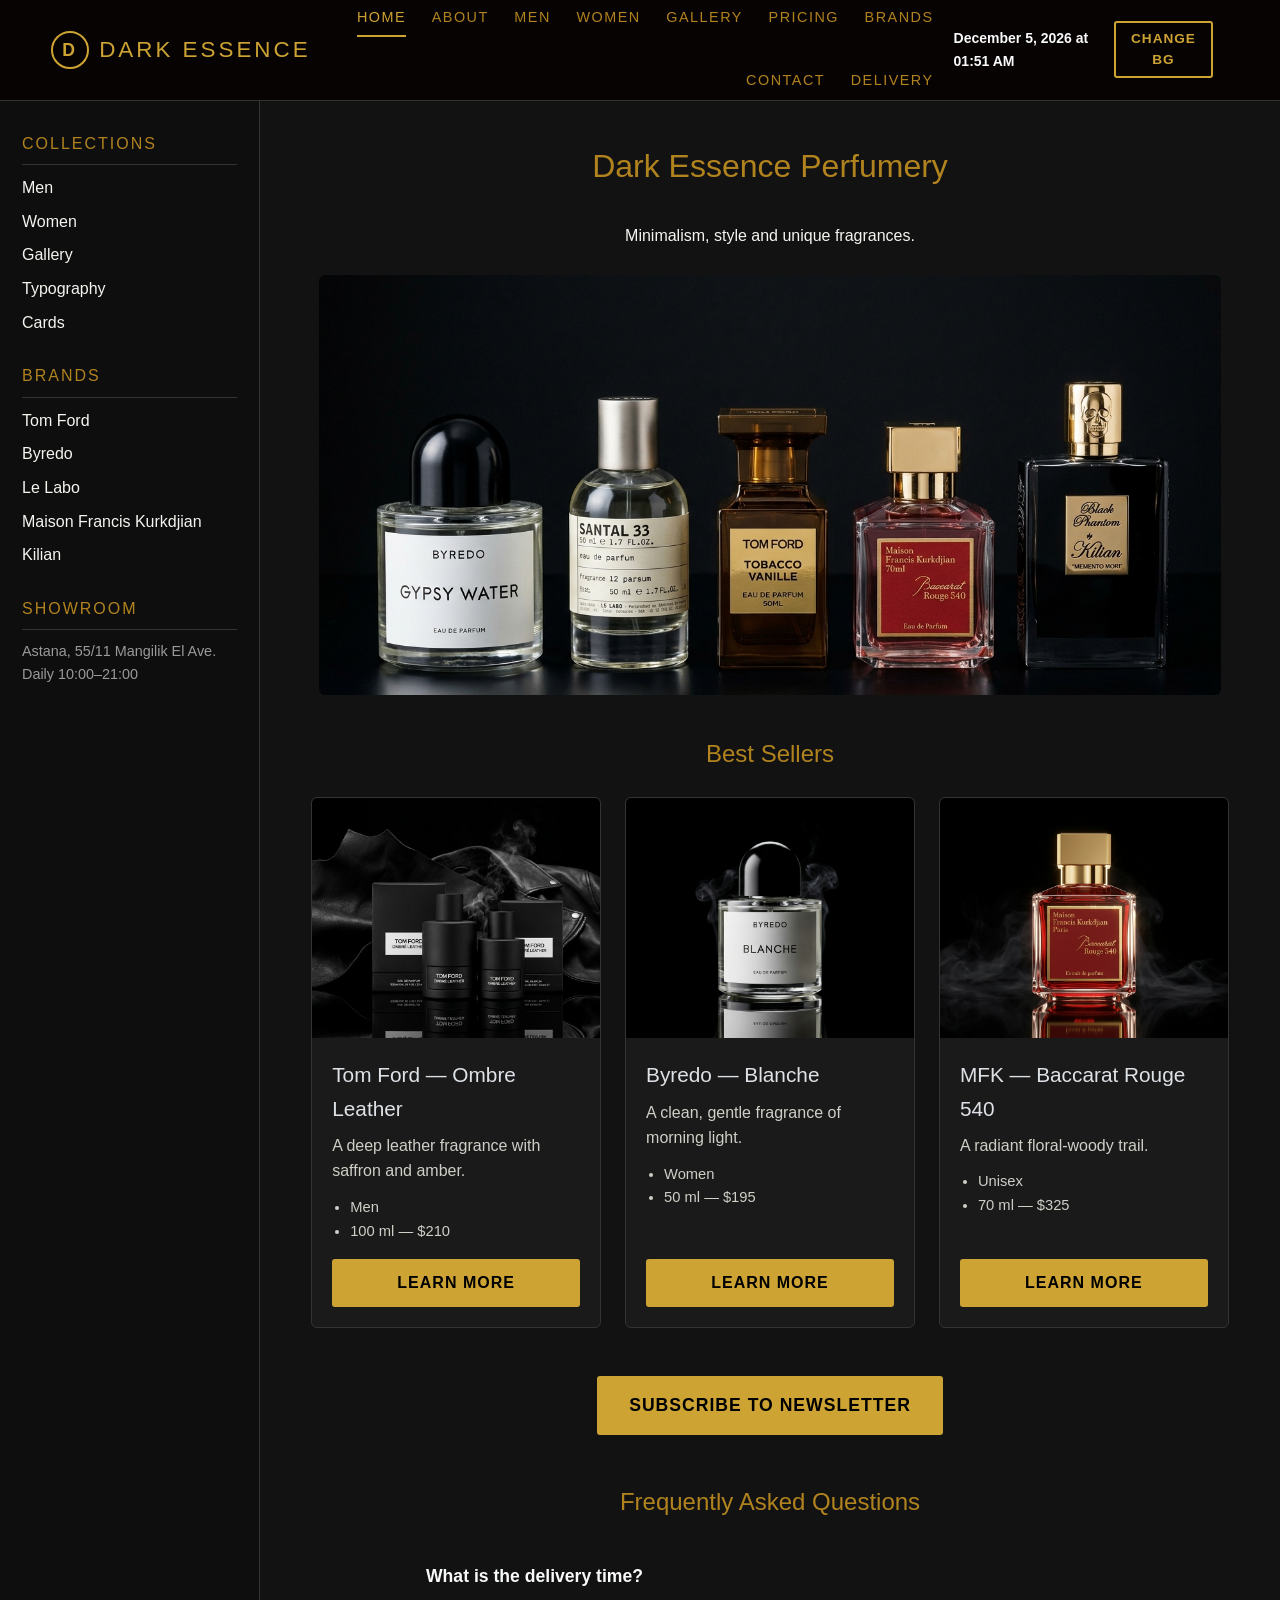
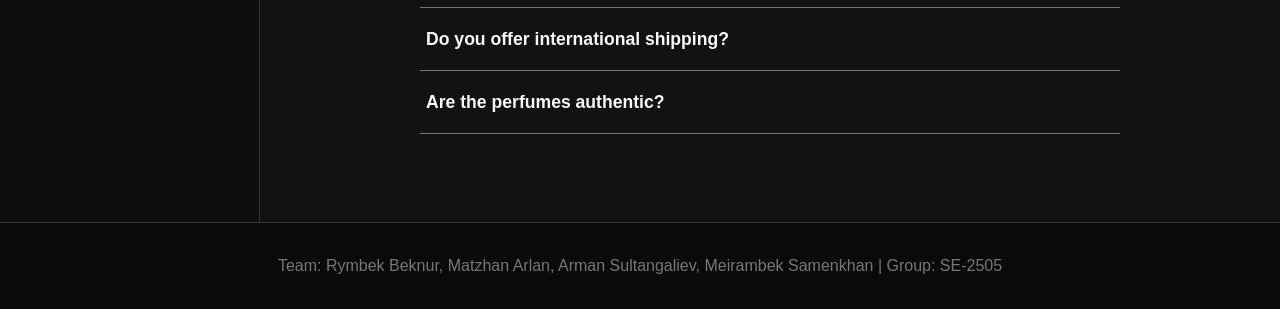
<file: index.html>
<!DOCTYPE html>
<html lang="en" data-bs-theme="dark">
<head>
    <meta charset="UTF-8">
    <meta name="viewport" content="width=device-width, initial-scale=1.0">
    <title>Home | Dark Essence</title>
    <link href="https://cdn.jsdelivr.net/npm/bootstrap@5.3.3/dist/css/bootstrap.min.css" rel="stylesheet">
    <link rel="stylesheet" href="css/style.css">
</head>
<body>
<div class="page">

    <header id="main-header">
        <div class="header-inner">
            <a href="index.html" class="logo"><span class="logo-mark">D</span>Dark Essence</a>
            <nav class="navbar navbar-expand-lg p-0" aria-label="Main menu">
                <button class="navbar-toggler mx-auto ms-md-auto me-md-0" type="button" data-bs-toggle="collapse" data-bs-target="#mainNav" aria-controls="mainNav" aria-expanded="false" aria-label="Toggle navigation">
                    <span class="navbar-toggler-icon"></span>
                </button>
                <div class="collapse navbar-collapse" id="mainNav">
                <ul class="navbar-nav text-center">
                    <li class="nav-item"><a class="nav-link active" href="index.html" aria-current="page">Home</a></li>
                    <li class="nav-item"><a class="nav-link" href="about.html">About</a></li>
                    <li class="nav-item"><a class="nav-link" href="catalog-men.html">Men</a></li>
                    <li class="nav-item"><a class="nav-link" href="catalog-women.html">Women</a></li>
                    <li class="nav-item"><a class="nav-link" href="gallery.html">Gallery</a></li>
                    <li class="nav-item"><a class="nav-link" href="pricing.html">Pricing</a></li>
                    <li class="nav-item"><a class="nav-link" href="brands.html">Brands</a></li>
                    <li class="nav-item"><a class="nav-link" href="contact.html">Contact</a></li>
                    <li class="nav-item"><a class="nav-link" href="delivery.html">Delivery</a></li>
                </ul>
                </div>
            </nav>
            <!-- Task 4 & 5: Background Color Btn & Time Display -->
            <div class="d-flex align-items-center gap-3 ms-lg-auto me-3 mt-3 mt-lg-0">
                <span id="datetime-display" class="text-light small fw-bold"></span>
                <button id="bg-color-btn" class="btn btn-outline-warning btn-sm">Change BG</button>
            </div>
        </div>
    </header>

    <aside class="sidebar" aria-label="Sidebar">
        <section>
            <h3>Collections</h3>
            <ul>
                <li><a href="catalog-men.html">Men</a></li>
                <li><a href="catalog-women.html">Women</a></li>
                <li><a href="gallery.html">Gallery</a></li>
                <li><a href="typography.html">Typography</a></li>
                <li><a href="cards.html">Cards</a></li>
            </ul>
        </section>
        <section>
            <h3>Brands</h3>
            <ul>
                <li>Tom Ford</li>
                <li>Byredo</li>
                <li>Le Labo</li>
                <li>Maison Francis Kurkdjian</li>
                <li>Kilian</li>
            </ul>
        </section>
        <section>
            <h3>Showroom</h3>
            <p>Astana, 55/11 Mangilik El Ave.<br>Daily 10:00–21:00</p>
        </section>
    </aside>

    <main class="container">
        <section class="hero px-sm-2">
            <h1>Dark Essence Perfumery</h1>
            <p>Minimalism, style and unique fragrances.</p>
            <img src="images/parfume.jpg.jfif" alt="Perfume bottles on a dark background">
        </section>

        <h2 class="section-title mt-lg-4">Best Sellers</h2>
        <div class="row g-4 mb-5">
            <div class="col-12 col-md-6 col-lg-4">
            <article class="product-card card h-100 p-0 mb-0">
                <img src="images/tomford.jfif" alt="Tom Ford Ombre Leather" class="card-img-top">
                <div class="card-body">
                    <h2 class="card-title">Tom Ford — Ombre Leather</h2>
                <p class="card-text">A deep leather fragrance with saffron and amber.</p>
                    <ul>
                    <li>Men</li>
                    <li>100 ml — $210</li>
                    </ul>
                    <a href="catalog-men.html" class="btn btn-primary">Learn more</a>
                </div>
            </article>
            </div>
            <div class="col-12 col-md-6 col-lg-4">
            <article class="product-card card h-100 p-0 mb-0">
                <img src="images/blanche.jfif" alt="Byredo Blanche" class="card-img-top">
                <div class="card-body">
                    <h2 class="card-title">Byredo — Blanche</h2>
                <p class="card-text">A clean, gentle fragrance of morning light.</p>
                    <ul>
                    <li>Women</li>
                    <li>50 ml — $195</li>
                    </ul>
                    <a href="catalog-women.html" class="btn btn-primary">Learn more</a>
                </div>
            </article>
            </div>
            <div class="col-12 col-md-6 col-lg-4">
            <article class="product-card card h-100 p-0 mb-0">
                <img src="images/Baccarat.jfif" alt="Baccarat Rouge 540" class="card-img-top">
                <div class="card-body">
                    <h2 class="card-title">MFK — Baccarat Rouge 540</h2>
                <p class="card-text">A radiant floral-woody trail.</p>
                    <ul>
                    <li>Unisex</li>
                    <li>70 ml — $325</li>
                    </ul>
                    <a href="catalog-women.html" class="btn btn-primary">Learn more</a>
                </div>
            </article>
            </div>
        </div>

        <!-- Task 3: Popup Subscription Button -->
        <section class="mt-5 mb-5 text-center">
            <button id="open-popup-btn" class="btn btn-lg">Subscribe to Newsletter</button>
        </section>

        <!-- Task 2: Accordion for FAQs -->
        <section class="faq-section mt-5 mb-5 mx-auto" style="max-width: 700px;">
            <h2 class="section-title text-center">Frequently Asked Questions</h2>
            <div class="custom-accordion">
                <div class="accordion-item-custom border-bottom border-secondary py-3">
                    <button class="accordion-header-custom w-100 text-start bg-transparent border-0 text-light fw-bold" style="font-size: 1.1rem; cursor: pointer;">What is the delivery time?</button>
                    <div class="accordion-content-custom mt-2" style="display: none;">
                        <p class="text-muted mb-0">Express courier delivery runs daily from 10:00 to 20:00. Standard delivery takes 2-3 business days.</p>
                    </div>
                </div>
                <div class="accordion-item-custom border-bottom border-secondary py-3">
                    <button class="accordion-header-custom w-100 text-start bg-transparent border-0 text-light fw-bold" style="font-size: 1.1rem; cursor: pointer;">Do you offer international shipping?</button>
                    <div class="accordion-content-custom mt-2" style="display: none;">
                        <p class="text-muted mb-0">Currently, we deliver across Kazakhstan, but international shipping will be available soon.</p>
                    </div>
                </div>
                <div class="accordion-item-custom border-bottom border-secondary py-3">
                    <button class="accordion-header-custom w-100 text-start bg-transparent border-0 text-light fw-bold" style="font-size: 1.1rem; cursor: pointer;">Are the perfumes authentic?</button>
                    <div class="accordion-content-custom mt-2" style="display: none;">
                        <p class="text-muted mb-0">100% authentic, sourced directly from official manufacturers like Tom Ford and Byredo.</p>
                    </div>
                </div>
            </div>
        </section>
    </main>

    <!-- Task 3 & 1: Popup Modal with Form Validation -->
    <div id="popup-modal" class="custom-modal" style="display: none;">
        <div class="custom-modal-content card">
            <span class="close-btn text-end fs-3 text-muted" style="cursor: pointer; line-height: 1;">&times;</span>
            <h2 class="text-center mb-4">Subscribe</h2>
            <form id="subscribe-form" class="contact-form m-0 w-100">
                <div class="form-group">
                    <label for="sub-email">Email Address:</label>
                    <input type="text" id="sub-email" placeholder="example@mail.com">
                </div>
                <div class="form-group">
                    <label for="sub-password">Password (min 6 chars):</label>
                    <input type="password" id="sub-password" placeholder="Create password">
                </div>
                <div class="form-group">
                    <label for="sub-confirm">Confirm Password:</label>
                    <input type="password" id="sub-confirm" placeholder="Repeat password">
                </div>
                <div id="form-errors" class="text-danger mb-3 small fw-bold"></div>
                <button type="submit" class="btn-submit">Submit</button>
            </form>
        </div>
    </div>

    <footer class="site-footer">
        <p>Team: Rymbek Beknur, Matzhan Arlan, Arman Sultangaliev, Meirambek Samenkhan | Group: SE-2505</p>
    </footer>

</div>
<script src="https://cdn.jsdelivr.net/npm/bootstrap@5.3.3/dist/js/bootstrap.bundle.min.js"></script>
<!-- Подключение нашего нового скрипта -->
<script src="js/script.js"></script>
</body>
</html>
</file>
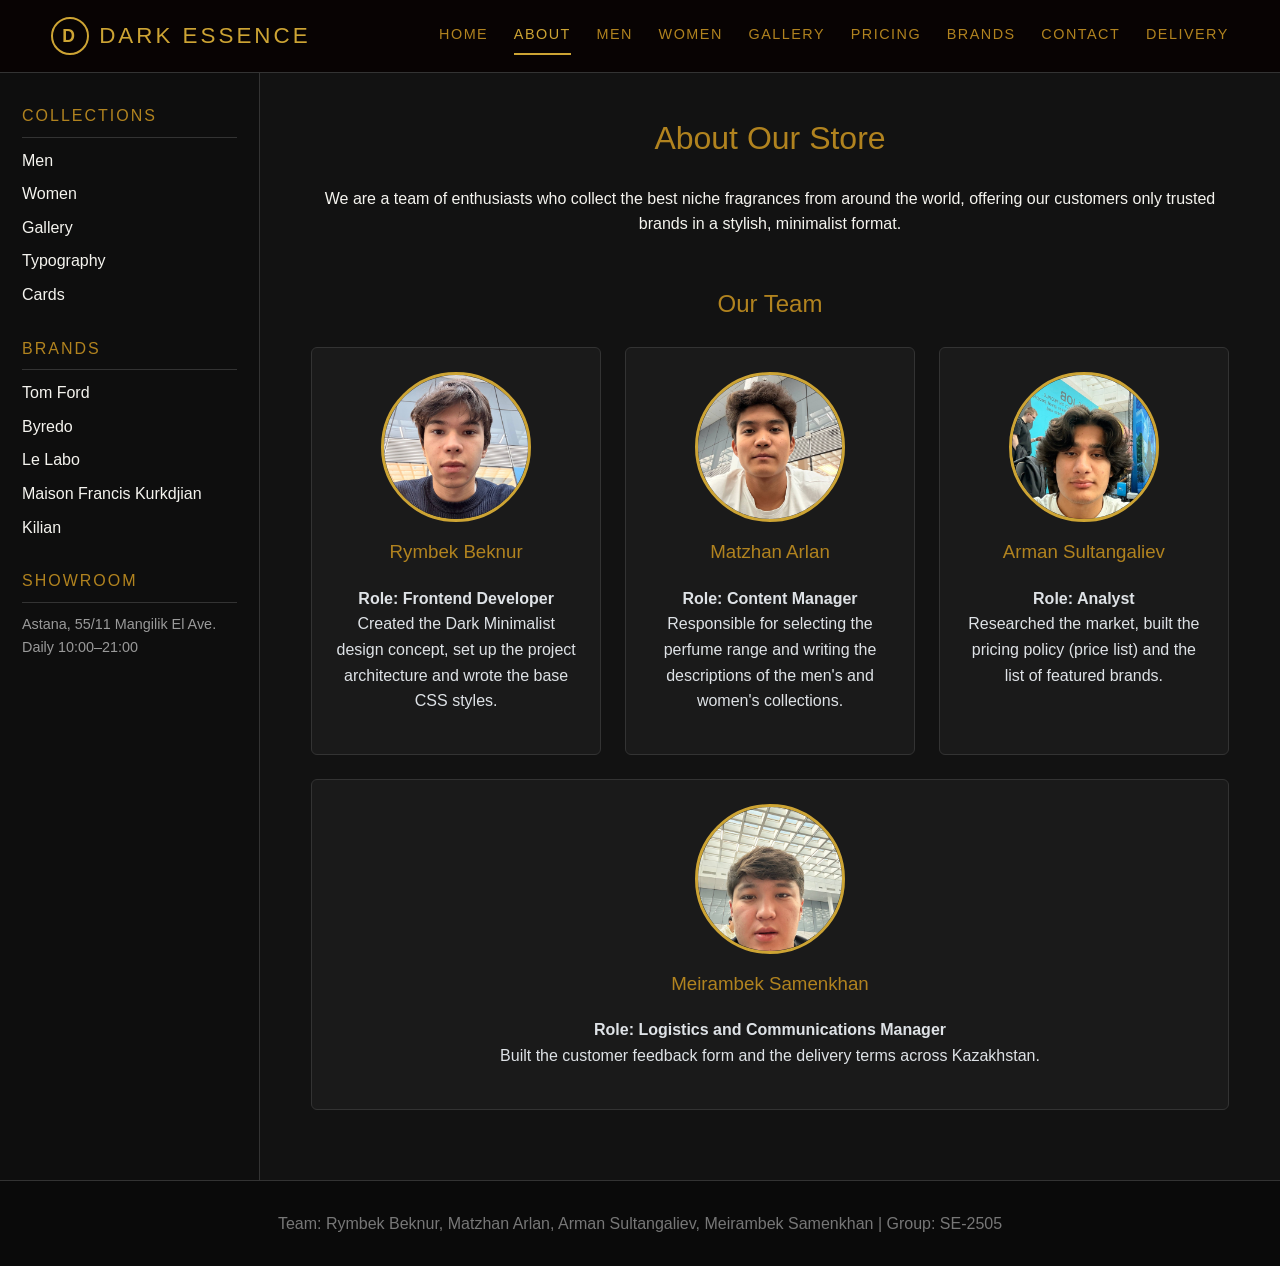
<file: about.html>
<!DOCTYPE html>
<html lang="en" data-bs-theme="dark">
<head>
    <meta charset="UTF-8">
    <meta name="viewport" content="width=device-width, initial-scale=1.0">
    <title>About | Dark Essence</title>
    <link href="https://cdn.jsdelivr.net/npm/bootstrap@5.3.3/dist/css/bootstrap.min.css" rel="stylesheet">
    <link rel="stylesheet" href="css/style.css">
</head>
<body>
<div class="page">

    <header id="main-header">
        <div class="header-inner">
            <a href="index.html" class="logo"><span class="logo-mark">D</span>Dark Essence</a>
            <nav class="navbar navbar-expand-lg p-0" aria-label="Main menu">
                <button class="navbar-toggler mx-auto ms-md-auto me-md-0" type="button" data-bs-toggle="collapse" data-bs-target="#mainNav" aria-controls="mainNav" aria-expanded="false" aria-label="Toggle navigation">
                    <span class="navbar-toggler-icon"></span>
                </button>
                <div class="collapse navbar-collapse" id="mainNav">
                <ul class="navbar-nav text-center">
                    <li class="nav-item"><a class="nav-link" href="index.html">Home</a></li>
                    <li class="nav-item"><a class="nav-link active" href="about.html" aria-current="page">About</a></li>
                    <li class="nav-item"><a class="nav-link" href="catalog-men.html">Men</a></li>
                    <li class="nav-item"><a class="nav-link" href="catalog-women.html">Women</a></li>
                    <li class="nav-item"><a class="nav-link" href="gallery.html">Gallery</a></li>
                    <li class="nav-item"><a class="nav-link" href="pricing.html">Pricing</a></li>
                    <li class="nav-item"><a class="nav-link" href="brands.html">Brands</a></li>
                    <li class="nav-item"><a class="nav-link" href="contact.html">Contact</a></li>
                    <li class="nav-item"><a class="nav-link" href="delivery.html">Delivery</a></li>
                </ul>
                </div>
            </nav>
        </div>
    </header>

    <aside class="sidebar" aria-label="Sidebar">
        <section>
            <h3>Collections</h3>
            <ul>
                <li><a href="catalog-men.html">Men</a></li>
                <li><a href="catalog-women.html">Women</a></li>
                <li><a href="gallery.html">Gallery</a></li>
                <li><a href="typography.html">Typography</a></li>
                <li><a href="cards.html">Cards</a></li>
            </ul>
        </section>
        <section>
            <h3>Brands</h3>
            <ul>
                <li>Tom Ford</li>
                <li>Byredo</li>
                <li>Le Labo</li>
                <li>Maison Francis Kurkdjian</li>
                <li>Kilian</li>
            </ul>
        </section>
        <section>
            <h3>Showroom</h3>
            <p>Astana, 55/11 Mangilik El Ave.<br>Daily 10:00–21:00</p>
        </section>
    </aside>

    <main class="container">
        <h1 class="text-center">About Our Store</h1>
        <p class="text-center mb-5">We are a team of enthusiasts who collect the best niche fragrances from around the world, offering our customers only trusted brands in a stylish, minimalist format.</p>

        <h2 class="section-title">Our Team</h2>
        <div class="team-row">
            <section class="card">
                <img src="images/beknur.jfif" alt="Rymbek Beknur Bauyrzhanuly" class="profile-img">
                <h3>Rymbek Beknur</h3>
                <p><strong>Role: Frontend Developer</strong><br>Created the Dark Minimalist design concept, set up the project architecture and wrote the base CSS styles.</p>
            </section>
            <section class="card">
                <img src="images/arlan.jfif" alt="Matzhan Arlan" class="profile-img">
                <h3>Matzhan Arlan</h3>
                <p><strong>Role: Content Manager</strong><br>Responsible for selecting the perfume range and writing the descriptions of the men's and women's collections.</p>
            </section>
            <section class="card">
                <img src="images/arman.jfif" alt="Arman Sultangaliev" class="profile-img">
                <h3>Arman Sultangaliev</h3>
                <p><strong>Role: Analyst</strong><br>Researched the market, built the pricing policy (price list) and the list of featured brands.</p>
            </section>
            <section class="card">
                <img src="images/meirambek.jfif" alt="Meirambek Samenkhan" class="profile-img">
                <h3>Meirambek Samenkhan</h3>
                <p><strong>Role: Logistics and Communications Manager</strong><br>Built the customer feedback form and the delivery terms across Kazakhstan.</p>
            </section>
        </div>
    </main>

    <footer class="site-footer">
        <p>Team: Rymbek Beknur, Matzhan Arlan, Arman Sultangaliev, Meirambek Samenkhan | Group: SE-2505</p>
    </footer>

</div>
<script src="https://cdn.jsdelivr.net/npm/bootstrap@5.3.3/dist/js/bootstrap.bundle.min.js"></script>
<script src="js/script.js"></script>
</body>
</html>
</file>
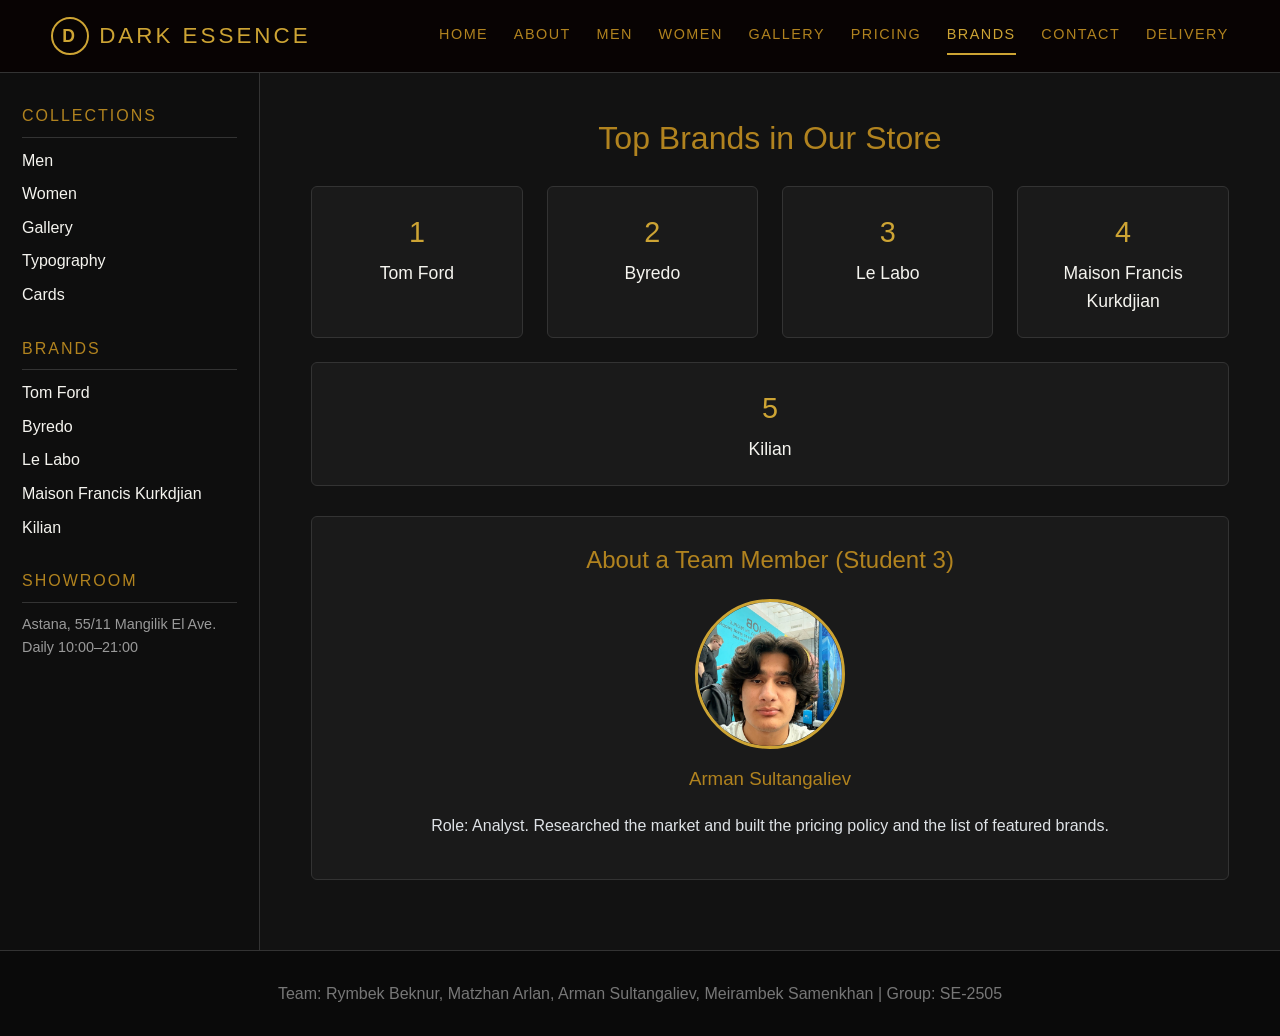
<file: brands.html>
<!DOCTYPE html>
<html lang="en" data-bs-theme="dark">
<head>
    <meta charset="UTF-8">
    <meta name="viewport" content="width=device-width, initial-scale=1.0">
    <title>Our Brands | Dark Essence</title>
    <link href="https://cdn.jsdelivr.net/npm/bootstrap@5.3.3/dist/css/bootstrap.min.css" rel="stylesheet">
    <link rel="stylesheet" href="css/style.css">
</head>
<body>
<div class="page">

    <header id="main-header">
        <div class="header-inner">
            <a href="index.html" class="logo"><span class="logo-mark">D</span>Dark Essence</a>
            <nav class="navbar navbar-expand-lg p-0" aria-label="Main menu">
                <button class="navbar-toggler mx-auto ms-md-auto me-md-0" type="button" data-bs-toggle="collapse" data-bs-target="#mainNav" aria-controls="mainNav" aria-expanded="false" aria-label="Toggle navigation">
                    <span class="navbar-toggler-icon"></span>
                </button>
                <div class="collapse navbar-collapse" id="mainNav">
                <ul class="navbar-nav text-center">
                    <li class="nav-item"><a class="nav-link" href="index.html">Home</a></li>
                    <li class="nav-item"><a class="nav-link" href="about.html">About</a></li>
                    <li class="nav-item"><a class="nav-link" href="catalog-men.html">Men</a></li>
                    <li class="nav-item"><a class="nav-link" href="catalog-women.html">Women</a></li>
                    <li class="nav-item"><a class="nav-link" href="gallery.html">Gallery</a></li>
                    <li class="nav-item"><a class="nav-link" href="pricing.html">Pricing</a></li>
                    <li class="nav-item"><a class="nav-link active" href="brands.html" aria-current="page">Brands</a></li>
                    <li class="nav-item"><a class="nav-link" href="contact.html">Contact</a></li>
                    <li class="nav-item"><a class="nav-link" href="delivery.html">Delivery</a></li>
                </ul>
                </div>
            </nav>
        </div>
    </header>

    <aside class="sidebar" aria-label="Sidebar">
        <section>
            <h3>Collections</h3>
            <ul>
                <li><a href="catalog-men.html">Men</a></li>
                <li><a href="catalog-women.html">Women</a></li>
                <li><a href="gallery.html">Gallery</a></li>
                <li><a href="typography.html">Typography</a></li>
                <li><a href="cards.html">Cards</a></li>
            </ul>
        </section>
        <section>
            <h3>Brands</h3>
            <ul>
                <li>Tom Ford</li>
                <li>Byredo</li>
                <li>Le Labo</li>
                <li>Maison Francis Kurkdjian</li>
                <li>Kilian</li>
            </ul>
        </section>
        <section>
            <h3>Showroom</h3>
            <p>Astana, 55/11 Mangilik El Ave.<br>Daily 10:00–21:00</p>
        </section>
    </aside>


    <main class="container">
        <h1 class="text-center">Top Brands in Our Store</h1>
        <ol class="brand-list">
            <li>Tom Ford</li>
            <li>Byredo</li>
            <li>Le Labo</li>
            <li>Maison Francis Kurkdjian</li>
            <li>Kilian</li>
        </ol>

        <section class="card text-center">
            <h2>About a Team Member (Student 3)</h2>
            <img src="images/arman.jfif" alt="Arman Sultangaliev" class="profile-img">
            <h3>Arman Sultangaliev</h3>
            <p>Role: Analyst. Researched the market and built the pricing policy and the list of featured brands.</p>
        </section>
    </main>

    <footer class="site-footer">
        <p>Team: Rymbek Beknur, Matzhan Arlan, Arman Sultangaliev, Meirambek Samenkhan | Group: SE-2505</p>
    </footer>

</div>
<script src="https://cdn.jsdelivr.net/npm/bootstrap@5.3.3/dist/js/bootstrap.bundle.min.js"></script>
<script src="js/script.js"></script>
</body>
</html>
</file>
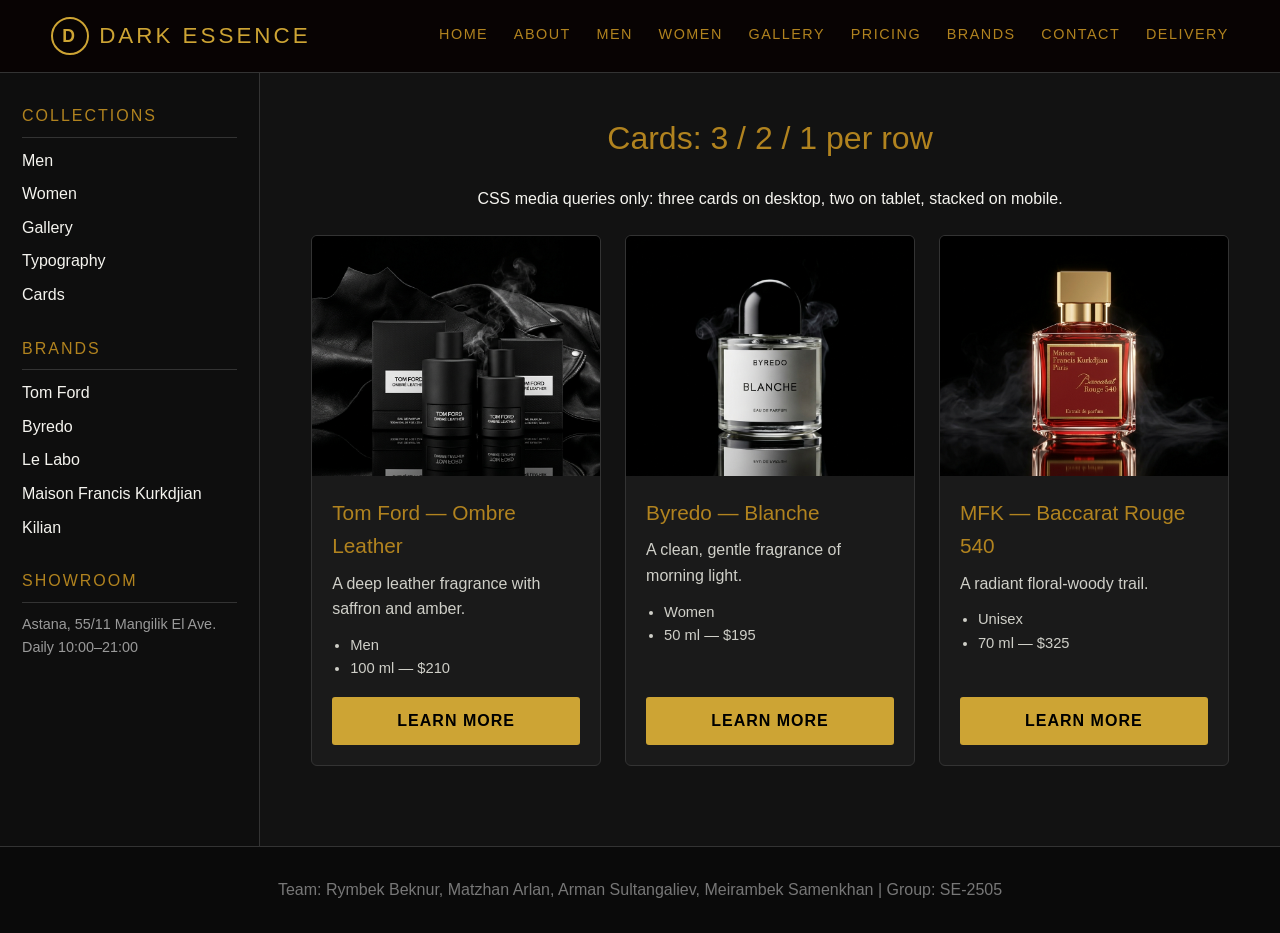
<file: cards.html>
<!DOCTYPE html>
<html lang="en" data-bs-theme="dark">
<head>
    <meta charset="UTF-8">
    <meta name="viewport" content="width=device-width, initial-scale=1.0">
    <title>Cards | Dark Essence</title>
    <link href="https://cdn.jsdelivr.net/npm/bootstrap@5.3.3/dist/css/bootstrap.min.css" rel="stylesheet">
    <link rel="stylesheet" href="css/style.css">
</head>
<body>
<div class="page">

    <header id="main-header">
        <div class="header-inner">
            <a href="index.html" class="logo"><span class="logo-mark">D</span>Dark Essence</a>
            <nav class="navbar navbar-expand-lg p-0" aria-label="Main menu">
                <button class="navbar-toggler mx-auto ms-md-auto me-md-0" type="button" data-bs-toggle="collapse" data-bs-target="#mainNav" aria-controls="mainNav" aria-expanded="false" aria-label="Toggle navigation">
                    <span class="navbar-toggler-icon"></span>
                </button>
                <div class="collapse navbar-collapse" id="mainNav">
                <ul class="navbar-nav text-center">
                    <li class="nav-item"><a class="nav-link" href="index.html">Home</a></li>
                    <li class="nav-item"><a class="nav-link" href="about.html">About</a></li>
                    <li class="nav-item"><a class="nav-link" href="catalog-men.html">Men</a></li>
                    <li class="nav-item"><a class="nav-link" href="catalog-women.html">Women</a></li>
                    <li class="nav-item"><a class="nav-link" href="gallery.html">Gallery</a></li>
                    <li class="nav-item"><a class="nav-link" href="pricing.html">Pricing</a></li>
                    <li class="nav-item"><a class="nav-link" href="brands.html">Brands</a></li>
                    <li class="nav-item"><a class="nav-link" href="contact.html">Contact</a></li>
                    <li class="nav-item"><a class="nav-link" href="delivery.html">Delivery</a></li>
                </ul>
                </div>
            </nav>
        </div>
    </header>

    <aside class="sidebar" aria-label="Sidebar">
        <section>
            <h3>Collections</h3>
            <ul>
                <li><a href="catalog-men.html">Men</a></li>
                <li><a href="catalog-women.html">Women</a></li>
                <li><a href="gallery.html">Gallery</a></li>
                <li><a href="typography.html">Typography</a></li>
                <li><a href="cards.html">Cards</a></li>
            </ul>
        </section>
        <section>
            <h3>Brands</h3>
            <ul>
                <li>Tom Ford</li>
                <li>Byredo</li>
                <li>Le Labo</li>
                <li>Maison Francis Kurkdjian</li>
                <li>Kilian</li>
            </ul>
        </section>
        <section>
            <h3>Showroom</h3>
            <p>Astana, 55/11 Mangilik El Ave.<br>Daily 10:00–21:00</p>
        </section>
    </aside>

    <main class="container">
        <h1 class="text-center">Cards: 3 / 2 / 1 per row</h1>
        <p class="text-center mb-4">CSS media queries only: three cards on desktop, two on tablet, stacked on mobile.</p>
        <div class="card-row card-row-mq">
            <article class="product-card">
                <img src="images/tomford.jfif" alt="Tom Ford Ombre Leather">
                <div class="card-body">
                    <h2>Tom Ford — Ombre Leather</h2>
                    <p>A deep leather fragrance with saffron and amber.</p>
                    <ul><li>Men</li><li>100 ml — $210</li></ul>
                    <a href="catalog-men.html" class="btn">Learn more</a>
                </div>
            </article>
            <article class="product-card">
                <img src="images/blanche.jfif" alt="Byredo Blanche">
                <div class="card-body">
                    <h2>Byredo — Blanche</h2>
                    <p>A clean, gentle fragrance of morning light.</p>
                    <ul><li>Women</li><li>50 ml — $195</li></ul>
                    <a href="catalog-women.html" class="btn">Learn more</a>
                </div>
            </article>
            <article class="product-card">
                <img src="images/Baccarat.jfif" alt="Baccarat Rouge 540">
                <div class="card-body">
                    <h2>MFK — Baccarat Rouge 540</h2>
                    <p>A radiant floral-woody trail.</p>
                    <ul><li>Unisex</li><li>70 ml — $325</li></ul>
                    <a href="catalog-women.html" class="btn">Learn more</a>
                </div>
            </article>
        </div>
    </main>


    <footer class="site-footer">
        <p>Team: Rymbek Beknur, Matzhan Arlan, Arman Sultangaliev, Meirambek Samenkhan | Group: SE-2505</p>
    </footer>

</div>
<script src="https://cdn.jsdelivr.net/npm/bootstrap@5.3.3/dist/js/bootstrap.bundle.min.js"></script>
<script src="js/script.js"></script>
</body>
</html>
</file>
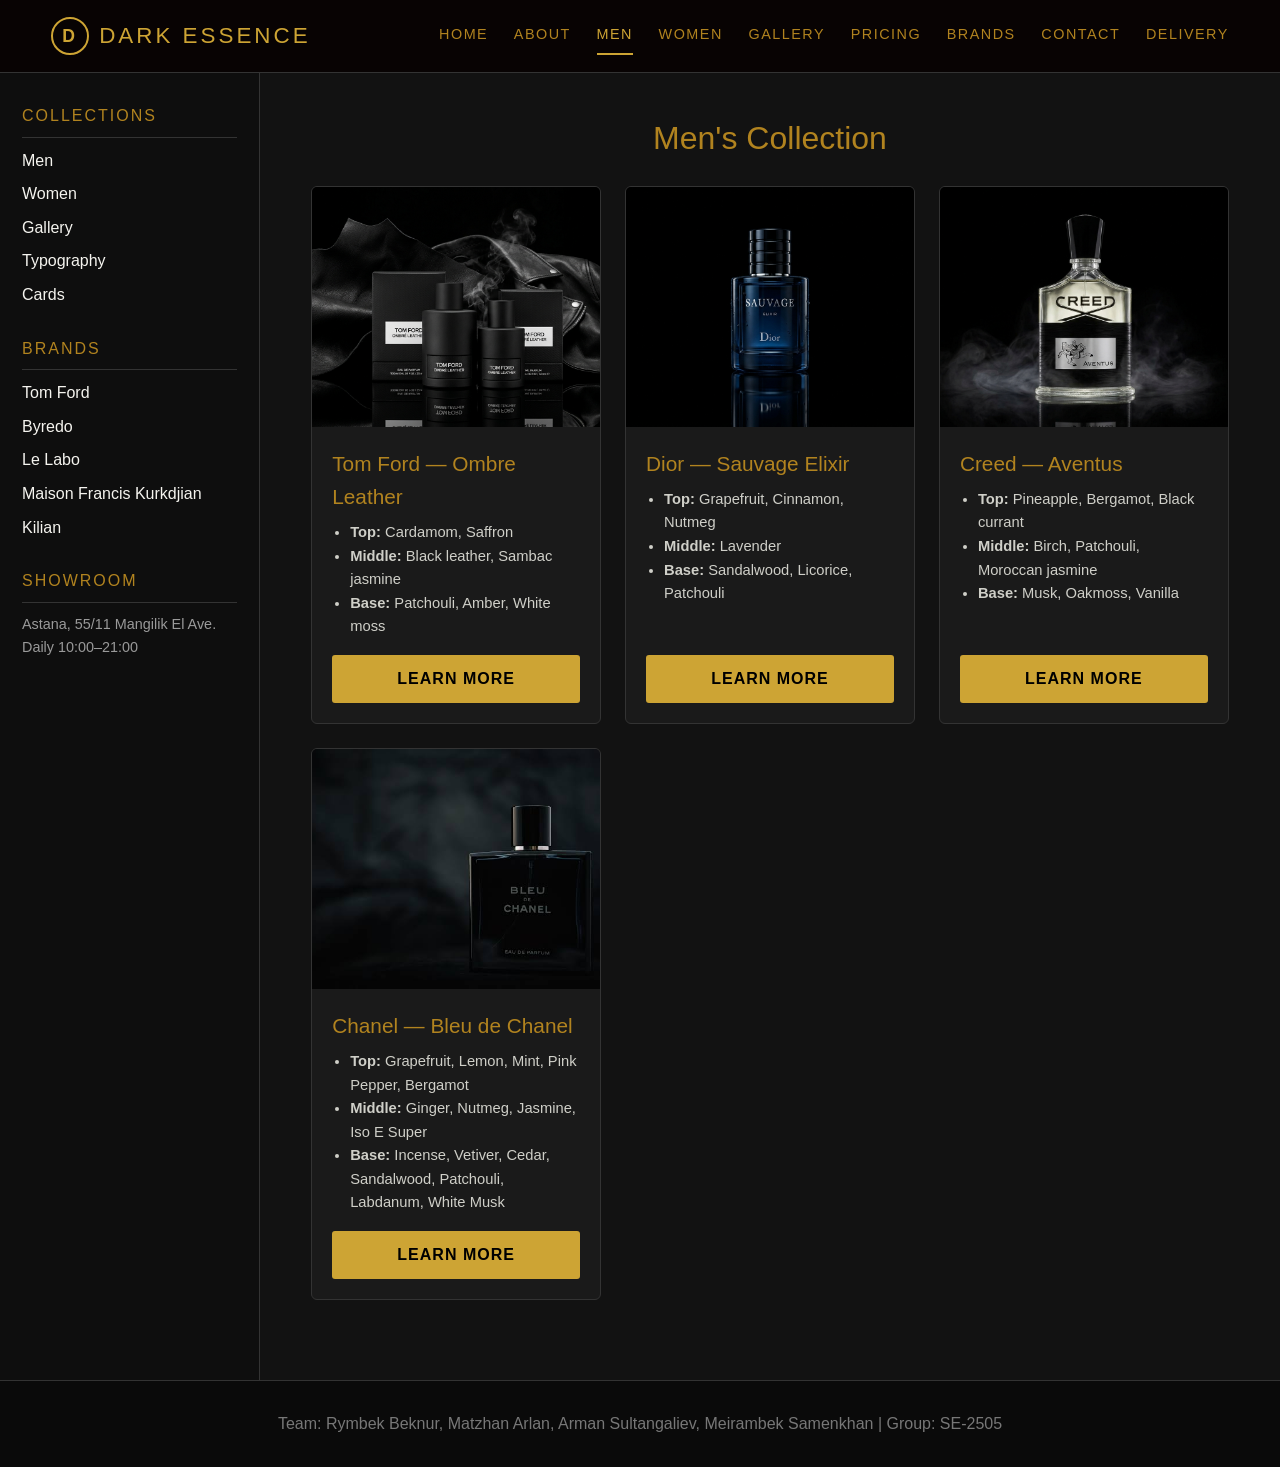
<file: catalog-men.html>
<!DOCTYPE html>
<html lang="en" data-bs-theme="dark">
<head>
    <meta charset="UTF-8">
    <meta name="viewport" content="width=device-width, initial-scale=1.0">
    <title>Men's Fragrances | Dark Essence</title>
    <link href="https://cdn.jsdelivr.net/npm/bootstrap@5.3.3/dist/css/bootstrap.min.css" rel="stylesheet">
    <link rel="stylesheet" href="css/style.css">
</head>
<body>
<div class="page">

    <header id="main-header">
        <div class="header-inner">
            <a href="index.html" class="logo"><span class="logo-mark">D</span>Dark Essence</a>
            <nav class="navbar navbar-expand-lg p-0" aria-label="Main menu">
                <button class="navbar-toggler mx-auto ms-md-auto me-md-0" type="button" data-bs-toggle="collapse" data-bs-target="#mainNav" aria-controls="mainNav" aria-expanded="false" aria-label="Toggle navigation">
                    <span class="navbar-toggler-icon"></span>
                </button>
                <div class="collapse navbar-collapse" id="mainNav">
                <ul class="navbar-nav text-center">
                    <li class="nav-item"><a class="nav-link" href="index.html">Home</a></li>
                    <li class="nav-item"><a class="nav-link" href="about.html">About</a></li>
                    <li class="nav-item"><a class="nav-link active" href="catalog-men.html" aria-current="page">Men</a></li>
                    <li class="nav-item"><a class="nav-link" href="catalog-women.html">Women</a></li>
                    <li class="nav-item"><a class="nav-link" href="gallery.html">Gallery</a></li>
                    <li class="nav-item"><a class="nav-link" href="pricing.html">Pricing</a></li>
                    <li class="nav-item"><a class="nav-link" href="brands.html">Brands</a></li>
                    <li class="nav-item"><a class="nav-link" href="contact.html">Contact</a></li>
                    <li class="nav-item"><a class="nav-link" href="delivery.html">Delivery</a></li>
                </ul>
                </div>
            </nav>
        </div>
    </header>

    <aside class="sidebar" aria-label="Sidebar">
        <section>
            <h3>Collections</h3>
            <ul>
                <li><a href="catalog-men.html">Men</a></li>
                <li><a href="catalog-women.html">Women</a></li>
                <li><a href="gallery.html">Gallery</a></li>
                <li><a href="typography.html">Typography</a></li>
                <li><a href="cards.html">Cards</a></li>
            </ul>
        </section>
        <section>
            <h3>Brands</h3>
            <ul>
                <li>Tom Ford</li>
                <li>Byredo</li>
                <li>Le Labo</li>
                <li>Maison Francis Kurkdjian</li>
                <li>Kilian</li>
            </ul>
        </section>
        <section>
            <h3>Showroom</h3>
            <p>Astana, 55/11 Mangilik El Ave.<br>Daily 10:00–21:00</p>
        </section>
    </aside>

    <main class="container">
        <h1 class="text-center">Men's Collection</h1>
        <div class="card-row-mq">
            <article class="product-card">
                <img src="images/tomford.jfif" alt="Tom Ford Ombre Leather">
                <div class="card-body">
                    <h2>Tom Ford — Ombre Leather</h2>
                    <ul>
                    <li><strong>Top:</strong> Cardamom, Saffron</li>
                    <li><strong>Middle:</strong> Black leather, Sambac jasmine</li>
                    <li><strong>Base:</strong> Patchouli, Amber, White moss</li>
                    </ul>
                    <a href="pricing.html" class="btn btn-primary">Learn more</a>
                </div>
            </article>
            <article class="product-card">
                <img src="images/dior.jfif" alt="Dior Sauvage">
                <div class="card-body">
                    <h2>Dior — Sauvage Elixir</h2>
                    <ul>
                    <li><strong>Top:</strong> Grapefruit, Cinnamon, Nutmeg</li>
                    <li><strong>Middle:</strong> Lavender</li>
                    <li><strong>Base:</strong> Sandalwood, Licorice, Patchouli</li>
                    </ul>
                    <a href="pricing.html" class="btn btn-primary">Learn more</a>
                </div>
            </article>
            <article class="product-card">
                <img src="images/Сreed.jfif" alt="Creed Aventus">
                <div class="card-body">
                    <h2>Creed — Aventus</h2>
                    <ul>
                    <li><strong>Top:</strong> Pineapple, Bergamot, Black currant</li>
                    <li><strong>Middle:</strong> Birch, Patchouli, Moroccan jasmine</li>
                    <li><strong>Base:</strong> Musk, Oakmoss, Vanilla</li>
                    </ul>
                    <a href="pricing.html" class="btn btn-primary">Learn more</a>
                </div>
            </article>
            <article class="product-card">
                <img src="images/Chanel.jfif" alt="Chanel Bleu de Chanel">
                <div class="card-body">
                    <h2>Chanel — Bleu de Chanel</h2>
                    <ul>
                    <li><strong>Top:</strong> Grapefruit, Lemon, Mint, Pink Pepper, Bergamot</li>
                    <li><strong>Middle:</strong> Ginger, Nutmeg, Jasmine, Iso E Super</li>
                    <li><strong>Base:</strong> Incense, Vetiver, Cedar, Sandalwood, Patchouli, Labdanum, White Musk</li>
                    </ul>
                    <a href="pricing.html" class="btn btn-primary">Learn more</a>
                </div>
            </article>
        </div>
    </main>

    <footer class="site-footer">
        <p>Team: Rymbek Beknur, Matzhan Arlan, Arman Sultangaliev, Meirambek Samenkhan | Group: SE-2505</p>
    </footer>

</div>
<script src="https://cdn.jsdelivr.net/npm/bootstrap@5.3.3/dist/js/bootstrap.bundle.min.js"></script>
<script src="js/script.js"></script>
</body>
</html>
</file>
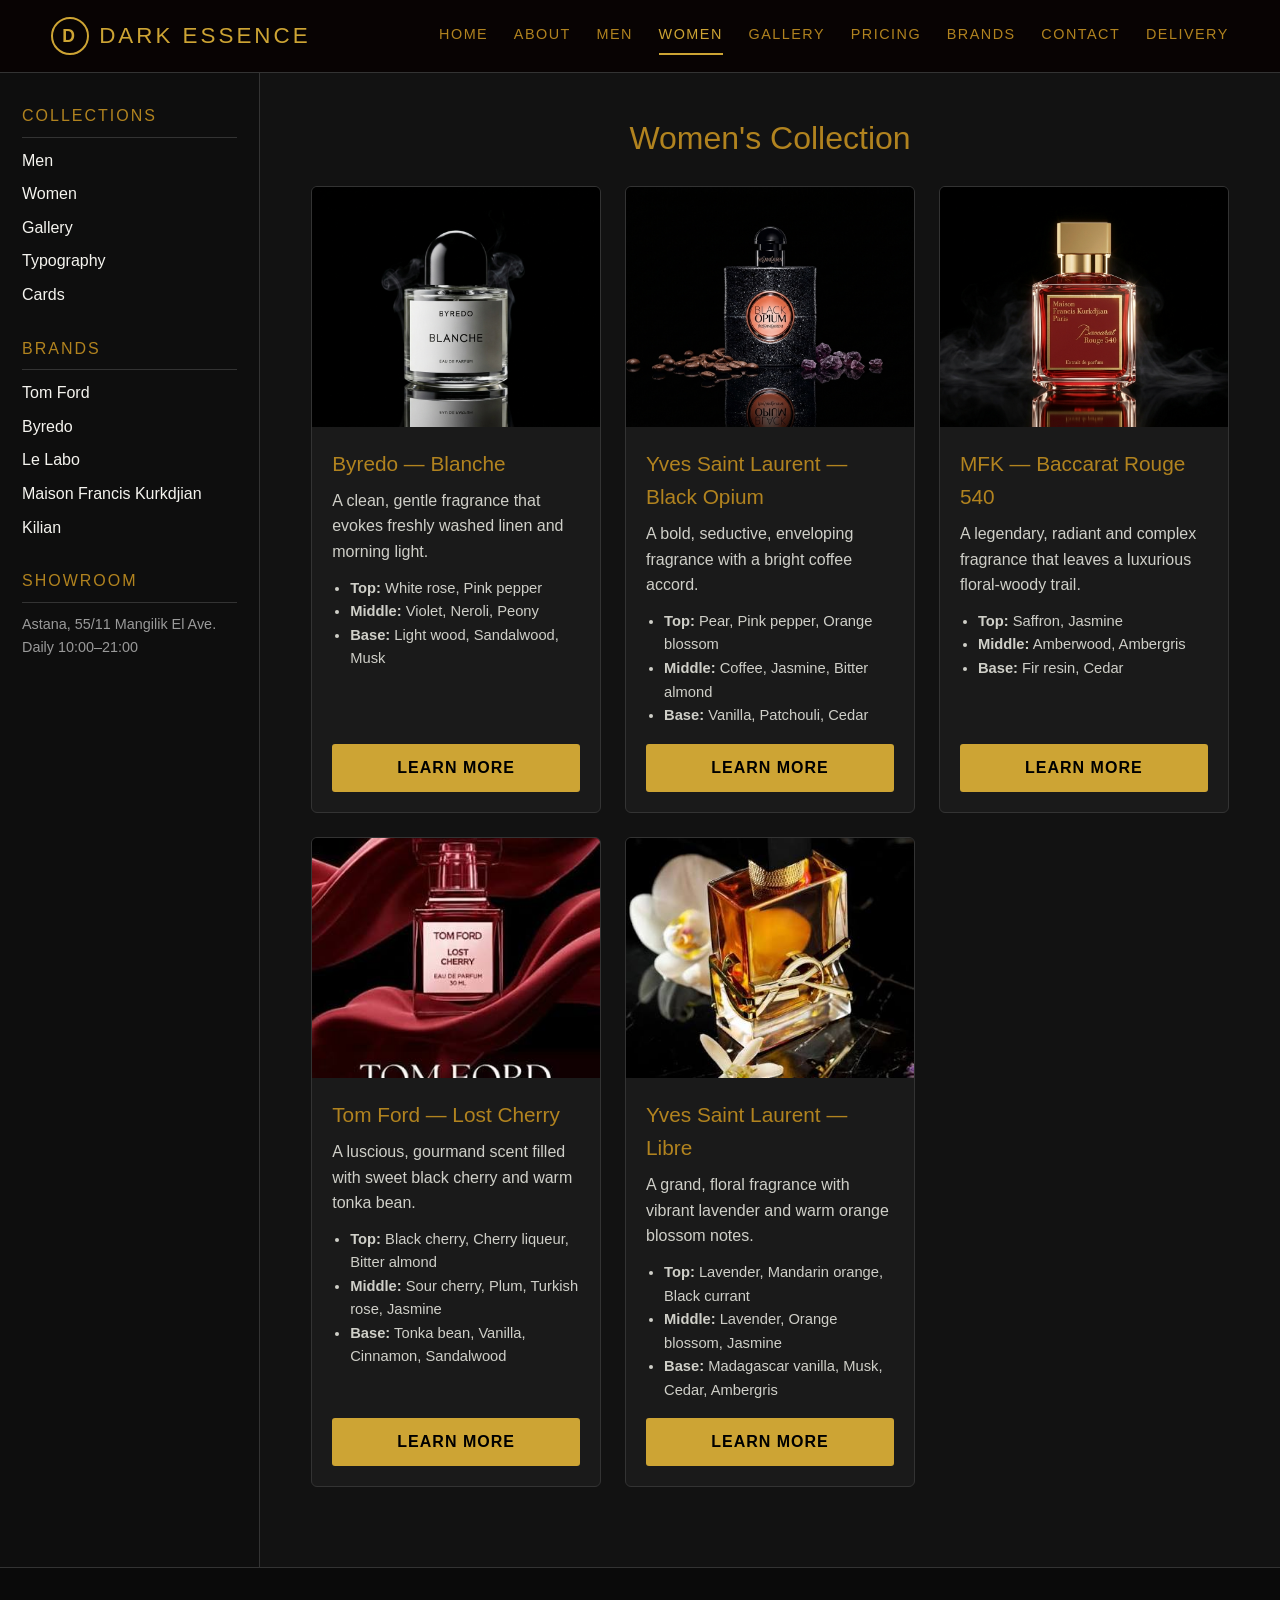
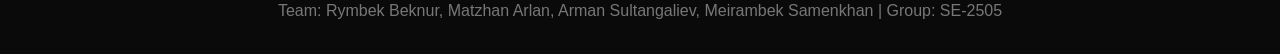
<file: catalog-women.html>
<!DOCTYPE html>
<html lang="en" data-bs-theme="dark">
<head>
    <meta charset="UTF-8">
    <meta name="viewport" content="width=device-width, initial-scale=1.0">
    <title>Women's Fragrances | Dark Essence</title>
    <link href="https://cdn.jsdelivr.net/npm/bootstrap@5.3.3/dist/css/bootstrap.min.css" rel="stylesheet">
    <link rel="stylesheet" href="css/style.css">
</head>
<body>
<div class="page">

    <header id="main-header">
        <div class="header-inner">
            <a href="index.html" class="logo"><span class="logo-mark">D</span>Dark Essence</a>
            <nav class="navbar navbar-expand-lg p-0" aria-label="Main menu">
                <button class="navbar-toggler mx-auto ms-md-auto me-md-0" type="button" data-bs-toggle="collapse" data-bs-target="#mainNav" aria-controls="mainNav" aria-expanded="false" aria-label="Toggle navigation">
                    <span class="navbar-toggler-icon"></span>
                </button>
                <div class="collapse navbar-collapse" id="mainNav">
                <ul class="navbar-nav text-center">
                    <li class="nav-item"><a class="nav-link" href="index.html">Home</a></li>
                    <li class="nav-item"><a class="nav-link" href="about.html">About</a></li>
                    <li class="nav-item"><a class="nav-link" href="catalog-men.html">Men</a></li>
                    <li class="nav-item"><a class="nav-link active" href="catalog-women.html" aria-current="page">Women</a></li>
                    <li class="nav-item"><a class="nav-link" href="gallery.html">Gallery</a></li>
                    <li class="nav-item"><a class="nav-link" href="pricing.html">Pricing</a></li>
                    <li class="nav-item"><a class="nav-link" href="brands.html">Brands</a></li>
                    <li class="nav-item"><a class="nav-link" href="contact.html">Contact</a></li>
                    <li class="nav-item"><a class="nav-link" href="delivery.html">Delivery</a></li>
                </ul>
                </div>
            </nav>
        </div>
    </header>

    <aside class="sidebar" aria-label="Sidebar">
        <section>
            <h3>Collections</h3>
            <ul>
                <li><a href="catalog-men.html">Men</a></li>
                <li><a href="catalog-women.html">Women</a></li>
                <li><a href="gallery.html">Gallery</a></li>
                <li><a href="typography.html">Typography</a></li>
                <li><a href="cards.html">Cards</a></li>
            </ul>
        </section>
        <section>
            <h3>Brands</h3>
            <ul>
                <li>Tom Ford</li>
                <li>Byredo</li>
                <li>Le Labo</li>
                <li>Maison Francis Kurkdjian</li>
                <li>Kilian</li>
            </ul>
        </section>
        <section>
            <h3>Showroom</h3>
            <p>Astana, 55/11 Mangilik El Ave.<br>Daily 10:00–21:00</p>
        </section>
    </aside>

    <main class="container">
        <h1 class="text-center">Women's Collection</h1>
        <div class="card-row-mq">
            <article class="product-card">
                <img src="images/blanche.jfif" alt="Byredo Blanche">
                <div class="card-body">
                    <h2>Byredo — Blanche</h2>
                    <p>A clean, gentle fragrance that evokes freshly washed linen and morning light.</p>
                    <ul>
                        <li><strong>Top:</strong> White rose, Pink pepper</li>
                        <li><strong>Middle:</strong> Violet, Neroli, Peony</li>
                        <li><strong>Base:</strong> Light wood, Sandalwood, Musk</li>
                    </ul>
                    <a href="pricing.html" class="btn btn-primary">Learn more</a>
                </div>
            </article>

            <article class="product-card">
                <img src="images/blackopium.jfif" alt="YSL Black Opium">
                <div class="card-body">
                    <h2>Yves Saint Laurent — Black Opium</h2>
                    <p>A bold, seductive, enveloping fragrance with a bright coffee accord.</p>
                    <ul>
                        <li><strong>Top:</strong> Pear, Pink pepper, Orange blossom</li>
                        <li><strong>Middle:</strong> Coffee, Jasmine, Bitter almond</li>
                        <li><strong>Base:</strong> Vanilla, Patchouli, Cedar</li>
                    </ul>
                    <a href="pricing.html" class="btn btn-primary">Learn more</a>
                </div>
            </article>

            <article class="product-card">
                <img src="images/Baccarat.jfif" alt="Baccarat Rouge 540">
                <div class="card-body">
                    <h2>MFK — Baccarat Rouge 540</h2>
                    <p>A legendary, radiant and complex fragrance that leaves a luxurious floral-woody trail.</p>
                    <ul>
                        <li><strong>Top:</strong> Saffron, Jasmine</li>
                        <li><strong>Middle:</strong> Amberwood, Ambergris</li>
                        <li><strong>Base:</strong> Fir resin, Cedar</li>
                    </ul>
                    <a href="pricing.html" class="btn btn-primary">Learn more</a>
                </div>
            </article>

            <article class="product-card">
                <img src="images/tomfordnew.jfif" alt="Tom Ford Lost Cherry">
                <div class="card-body">
                    <h2>Tom Ford — Lost Cherry</h2>
                    <p>A luscious, gourmand scent filled with sweet black cherry and warm tonka bean.</p>
                    <ul>
                        <li><strong>Top:</strong> Black cherry, Cherry liqueur, Bitter almond</li>
                        <li><strong>Middle:</strong> Sour cherry, Plum, Turkish rose, Jasmine</li>
                        <li><strong>Base:</strong> Tonka bean, Vanilla, Cinnamon, Sandalwood</li>
                    </ul>
                    <a href="pricing.html" class="btn btn-primary">Learn more</a>
                </div>
            </article>

            <article class="product-card">
                <img src="images/Libre.jfif" alt="YSL Libre">
                <div class="card-body">
                    <h2>Yves Saint Laurent — Libre</h2>
                    <p>A grand, floral fragrance with vibrant lavender and warm orange blossom notes.</p>
                    <ul>
                        <li><strong>Top:</strong> Lavender, Mandarin orange, Black currant</li>
                        <li><strong>Middle:</strong> Lavender, Orange blossom, Jasmine</li>
                        <li><strong>Base:</strong> Madagascar vanilla, Musk, Cedar, Ambergris</li>
                    </ul>
                    <a href="pricing.html" class="btn btn-primary">Learn more</a>
                </div>
            </article>
        </div>
    </main>

    <footer class="site-footer">
        <p>Team: Rymbek Beknur, Matzhan Arlan, Arman Sultangaliev, Meirambek Samenkhan | Group: SE-2505</p>
    </footer>

</div>
<script src="https://cdn.jsdelivr.net/npm/bootstrap@5.3.3/dist/js/bootstrap.bundle.min.js"></script>
<script src="js/script.js"></script>
</body>
</html>
</file>
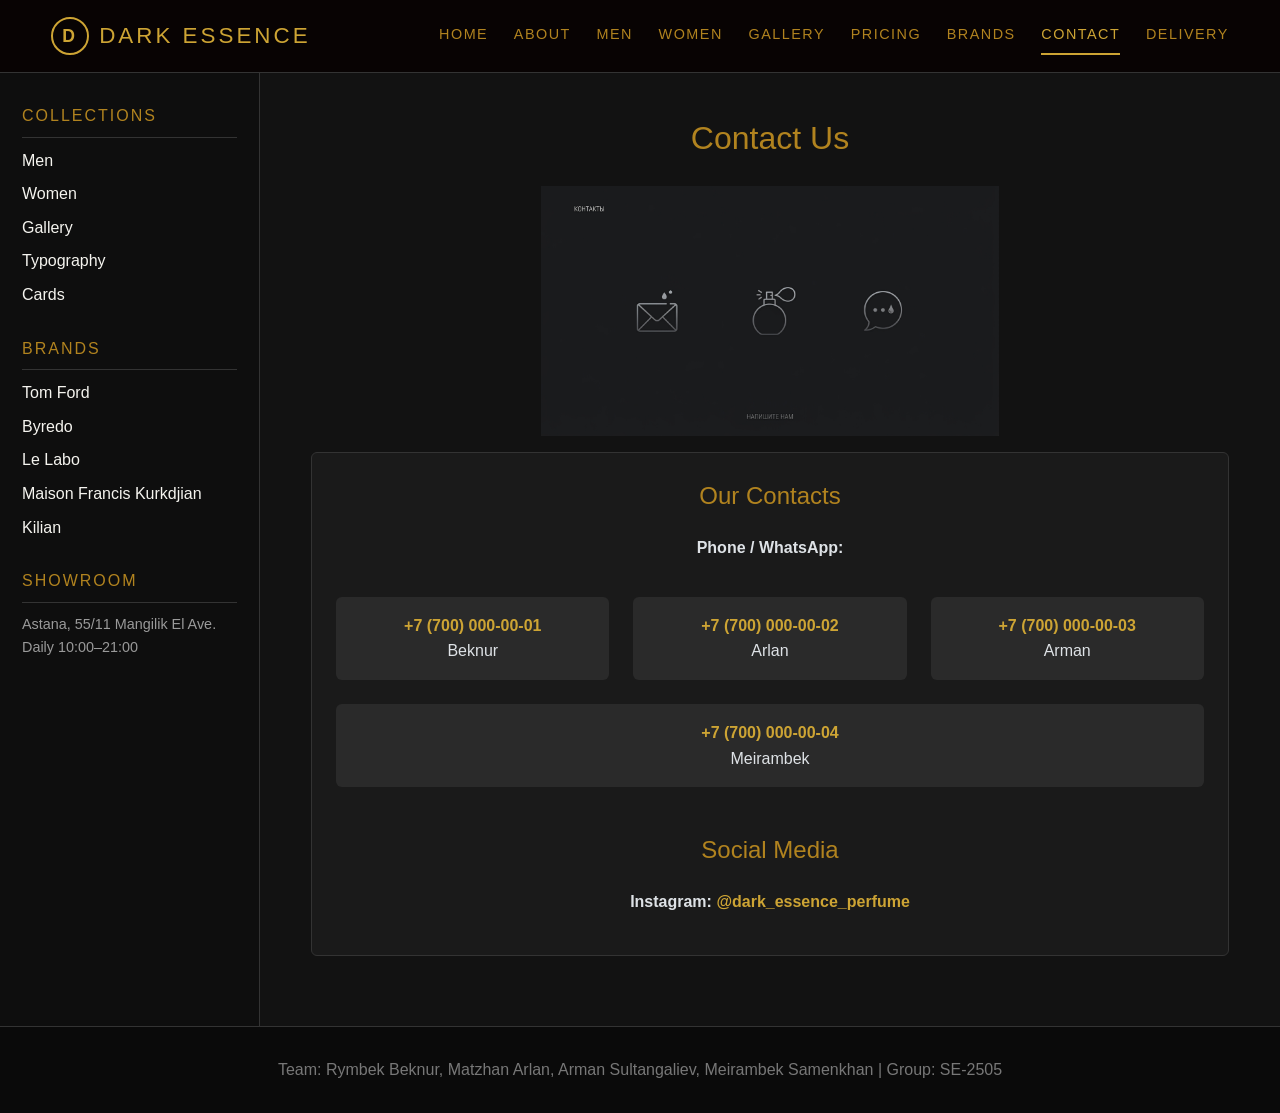
<file: contact.html>
<!DOCTYPE html>
<html lang="en" data-bs-theme="dark">
<head>
    <meta charset="UTF-8">
    <meta name="viewport" content="width=device-width, initial-scale=1.0">
    <title>Contact | Dark Essence</title>
    <link href="https://cdn.jsdelivr.net/npm/bootstrap@5.3.3/dist/css/bootstrap.min.css" rel="stylesheet">
    <link rel="stylesheet" href="css/style.css">
</head>
<body>
<div class="page">

    <header id="main-header">
        <div class="header-inner">
            <a href="index.html" class="logo"><span class="logo-mark">D</span>Dark Essence</a>
            <nav class="navbar navbar-expand-lg p-0" aria-label="Main menu">
                <button class="navbar-toggler mx-auto ms-md-auto me-md-0" type="button" data-bs-toggle="collapse" data-bs-target="#mainNav" aria-controls="mainNav" aria-expanded="false" aria-label="Toggle navigation">
                    <span class="navbar-toggler-icon"></span>
                </button>
                <div class="collapse navbar-collapse" id="mainNav">
                <ul class="navbar-nav text-center">
                    <li class="nav-item"><a class="nav-link" href="index.html">Home</a></li>
                    <li class="nav-item"><a class="nav-link" href="about.html">About</a></li>
                    <li class="nav-item"><a class="nav-link" href="catalog-men.html">Men</a></li>
                    <li class="nav-item"><a class="nav-link" href="catalog-women.html">Women</a></li>
                    <li class="nav-item"><a class="nav-link" href="gallery.html">Gallery</a></li>
                    <li class="nav-item"><a class="nav-link" href="pricing.html">Pricing</a></li>
                    <li class="nav-item"><a class="nav-link" href="brands.html">Brands</a></li>
                    <li class="nav-item"><a class="nav-link active" href="contact.html" aria-current="page">Contact</a></li>
                    <li class="nav-item"><a class="nav-link" href="delivery.html">Delivery</a></li>
                </ul>
                </div>
            </nav>
        </div>
    </header>

    <aside class="sidebar" aria-label="Sidebar">
        <section>
            <h3>Collections</h3>
            <ul>
                <li><a href="catalog-men.html">Men</a></li>
                <li><a href="catalog-women.html">Women</a></li>
                <li><a href="gallery.html">Gallery</a></li>
                <li><a href="typography.html">Typography</a></li>
                <li><a href="cards.html">Cards</a></li>
            </ul>
        </section>
        <section>
            <h3>Brands</h3>
            <ul>
                <li>Tom Ford</li>
                <li>Byredo</li>
                <li>Le Labo</li>
                <li>Maison Francis Kurkdjian</li>
                <li>Kilian</li>
            </ul>
        </section>
        <section>
            <h3>Showroom</h3>
            <p>Astana, 55/11 Mangilik El Ave.<br>Daily 10:00–21:00</p>
        </section>
    </aside>

    <main class="container">
        <h1 class="text-center">Contact Us</h1>
        <img src="images/contact.jfif" alt="Contact us" class="mx-auto mb-3 w-50">

        <section class="card text-center">
            <h2>Our Contacts</h2>
            <p><strong>Phone / WhatsApp:</strong></p>
            <div class="contact-list">
                <div><a href="tel:+77000000001">+7 (700) 000-00-01</a><br>Beknur</div>
                <div><a href="tel:+77000000002">+7 (700) 000-00-02</a><br>Arlan</div>
                <div><a href="tel:+77000000003">+7 (700) 000-00-03</a><br>Arman</div>
                <div><a href="tel:+77000000004">+7 (700) 000-00-04</a><br>Meirambek</div>
            </div>

            <h2 class="mt-4">Social Media</h2>
            <p><strong>Instagram:</strong>
                <a href="https://instagram.com" target="_blank" rel="noopener" class="text-decoration-none fw-bold">@dark_essence_perfume</a>
            </p>
        </section>
    </main>

    <footer class="site-footer">
        <p>Team: Rymbek Beknur, Matzhan Arlan, Arman Sultangaliev, Meirambek Samenkhan | Group: SE-2505</p>
    </footer>

</div>
<script src="https://cdn.jsdelivr.net/npm/bootstrap@5.3.3/dist/js/bootstrap.bundle.min.js"></script>
<script src="js/script.js"></script>
</body>
</html>
</file>
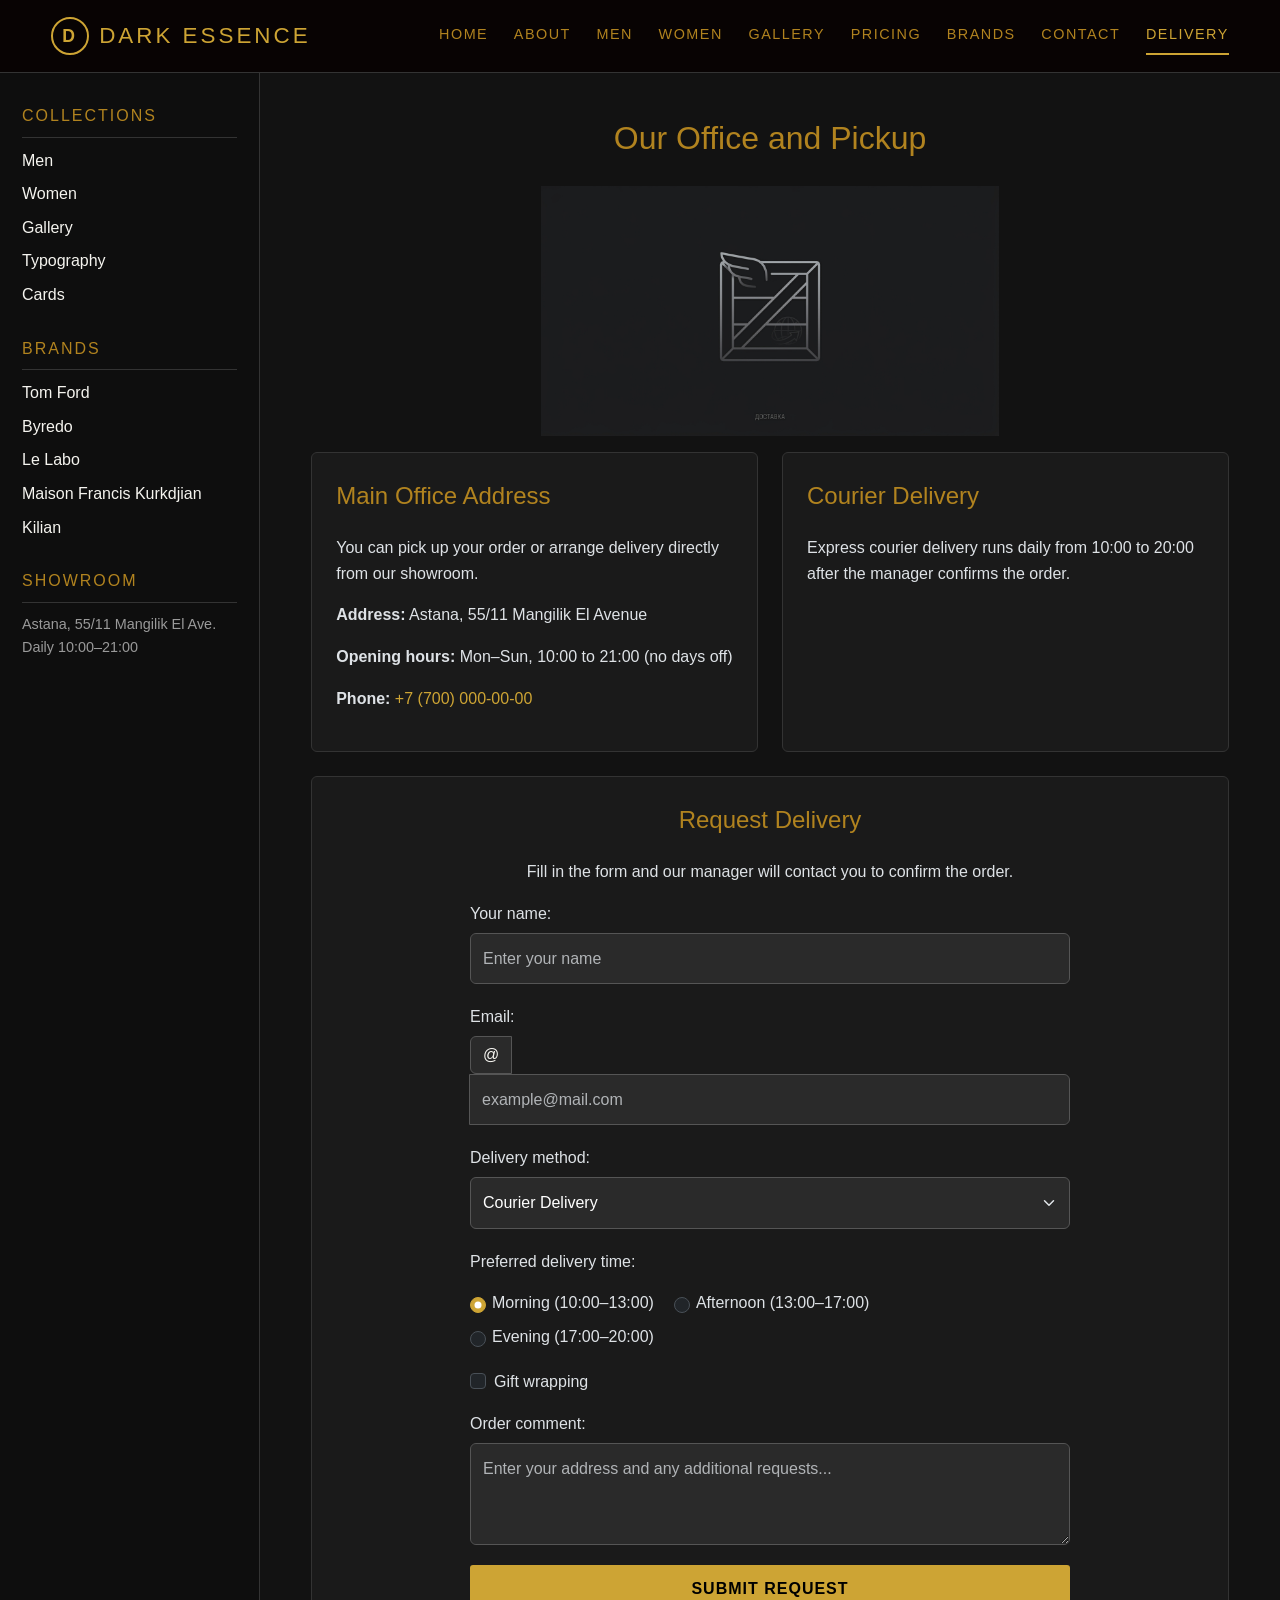
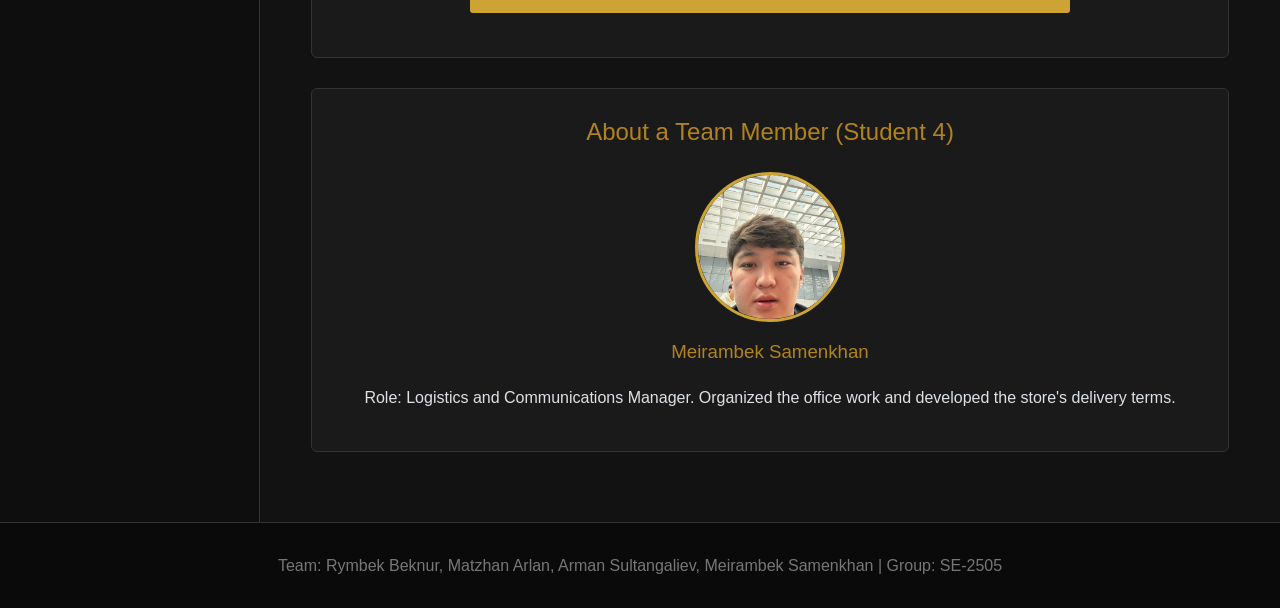
<file: delivery.html>
<!DOCTYPE html>
<html lang="en" data-bs-theme="dark">
<head>
    <meta charset="UTF-8">
    <meta name="viewport" content="width=device-width, initial-scale=1.0">
    <title>Delivery and Our Office | Dark Essence</title>
    <link href="https://cdn.jsdelivr.net/npm/bootstrap@5.3.3/dist/css/bootstrap.min.css" rel="stylesheet">
    <link rel="stylesheet" href="css/style.css">
</head>
<body>
<div class="page">

    <header id="main-header">
        <div class="header-inner">
            <a href="index.html" class="logo"><span class="logo-mark">D</span>Dark Essence</a>
            <nav class="navbar navbar-expand-lg p-0" aria-label="Main menu">
                <button class="navbar-toggler mx-auto ms-md-auto me-md-0" type="button" data-bs-toggle="collapse" data-bs-target="#mainNav" aria-controls="mainNav" aria-expanded="false" aria-label="Toggle navigation">
                    <span class="navbar-toggler-icon"></span>
                </button>
                <div class="collapse navbar-collapse" id="mainNav">
                <ul class="navbar-nav text-center">
                    <li class="nav-item"><a class="nav-link" href="index.html">Home</a></li>
                    <li class="nav-item"><a class="nav-link" href="about.html">About</a></li>
                    <li class="nav-item"><a class="nav-link" href="catalog-men.html">Men</a></li>
                    <li class="nav-item"><a class="nav-link" href="catalog-women.html">Women</a></li>
                    <li class="nav-item"><a class="nav-link" href="gallery.html">Gallery</a></li>
                    <li class="nav-item"><a class="nav-link" href="pricing.html">Pricing</a></li>
                    <li class="nav-item"><a class="nav-link" href="brands.html">Brands</a></li>
                    <li class="nav-item"><a class="nav-link" href="contact.html">Contact</a></li>
                    <li class="nav-item"><a class="nav-link active" href="delivery.html" aria-current="page">Delivery</a></li>
                </ul>
                </div>
            </nav>
        </div>
    </header>

    <aside class="sidebar" aria-label="Sidebar">
        <section>
            <h3>Collections</h3>
            <ul>
                <li><a href="catalog-men.html">Men</a></li>
                <li><a href="catalog-women.html">Women</a></li>
                <li><a href="gallery.html">Gallery</a></li>
                <li><a href="typography.html">Typography</a></li>
                <li><a href="cards.html">Cards</a></li>
            </ul>
        </section>
        <section>
            <h3>Brands</h3>
            <ul>
                <li>Tom Ford</li>
                <li>Byredo</li>
                <li>Le Labo</li>
                <li>Maison Francis Kurkdjian</li>
                <li>Kilian</li>
            </ul>
        </section>
        <section>
            <h3>Showroom</h3>
            <p>Astana, 55/11 Mangilik El Ave.<br>Daily 10:00–21:00</p>
        </section>
    </aside>

    <main class="container">
        <h1 class="text-center">Our Office and Pickup</h1>
        <img src="images/delivery.jfif" alt="Our office" class="mx-auto mb-3 w-50">

        <div class="row g-4 mb-4">
            <div class="col-12 col-lg-6">
            <section class="card h-100 mb-0">
                <h2>Main Office Address</h2>
                <p>You can pick up your order or arrange delivery directly from our showroom.</p>
                <p><strong>Address:</strong> Astana, 55/11 Mangilik El Avenue</p>
                <p><strong>Opening hours:</strong> Mon–Sun, 10:00 to 21:00 (no days off)</p>
                <p><strong>Phone:</strong> <a href="tel:+77000000000" class="text-decoration-none">+7 (700) 000-00-00</a></p>
            </section>
            </div>
            <div class="col-12 col-lg-6">
            <section class="card h-100 mb-0">
                <h2>Courier Delivery</h2>
                <p>Express courier delivery runs daily from 10:00 to 20:00 after the manager confirms the order.</p>
            </section>
            </div>
        </div>

        <section class="card">
            <h2 class="text-center">Request Delivery</h2>
            <p class="text-center">Fill in the form and our manager will contact you to confirm the order.</p>

            <form class="contact-form" action="#" method="post">
                <div class="form-group">
                    <label for="fullname" class="form-label">Your name:</label>
                    <input type="text" class="form-control" id="fullname" name="fullname" placeholder="Enter your name" required>
                </div>
                <div class="form-group">
                    <label for="email" class="form-label">Email:</label>
                    <div class="input-group">
                        <span class="input-group-text" id="at-sign">@</span>
                        <input type="email" class="form-control" id="email" name="email" placeholder="example@mail.com" aria-describedby="at-sign" required>
                    </div>
                </div>
                <div class="form-group">
                    <label for="delivery-type" class="form-label">Delivery method:</label>
                    <select class="form-select" id="delivery-type" name="delivery-type">
                        <option value="courier">Courier Delivery</option>
                        <option value="pickup">Pickup from the office</option>
                        <option value="post">Postal delivery</option>
                    </select>
                </div>
                <div class="form-group">
                    <p>Preferred delivery time:</p>
                    <div class="radio-row">
                        <label class="form-check form-check-inline"><input class="form-check-input" type="radio" name="time" value="morning" checked> Morning (10:00–13:00)</label>
                        <label class="form-check form-check-inline"><input class="form-check-input" type="radio" name="time" value="afternoon"> Afternoon (13:00–17:00)</label>
                        <label class="form-check form-check-inline"><input class="form-check-input" type="radio" name="time" value="evening"> Evening (17:00–20:00)</label>
                    </div>
                </div>
                <div class="form-check mb-3">
                    <input class="form-check-input" type="checkbox" id="gift" name="gift">
                    <label class="form-check-label" for="gift">Gift wrapping</label>
                </div>
                <div class="form-group">
                    <label for="message" class="form-label">Order comment:</label>
                    <textarea class="form-control" id="message" name="message" rows="3" placeholder="Enter your address and any additional requests..."></textarea>
                </div>
                <div class="form-group">
                    <button type="submit" class="btn btn-primary btn-submit">Submit request</button>
                </div>
            </form>
        </section>

        <section class="card text-center d-flex flex-column align-items-center">
            <h2>About a Team Member (Student 4)</h2>
            <img src="images/meirambek.jfif" alt="Meirambek Samenkhan" class="profile-img">
            <h3>Meirambek Samenkhan</h3>
            <p>Role: Logistics and Communications Manager. Organized the office work and developed the store's delivery terms.</p>
        </section>
    </main>

    <footer class="site-footer">
        <p>Team: Rymbek Beknur, Matzhan Arlan, Arman Sultangaliev, Meirambek Samenkhan | Group: SE-2505</p>
    </footer>

</div>
<script src="https://cdn.jsdelivr.net/npm/bootstrap@5.3.3/dist/js/bootstrap.bundle.min.js"></script>
<script src="js/script.js"></script>
</body>
</html>
</file>
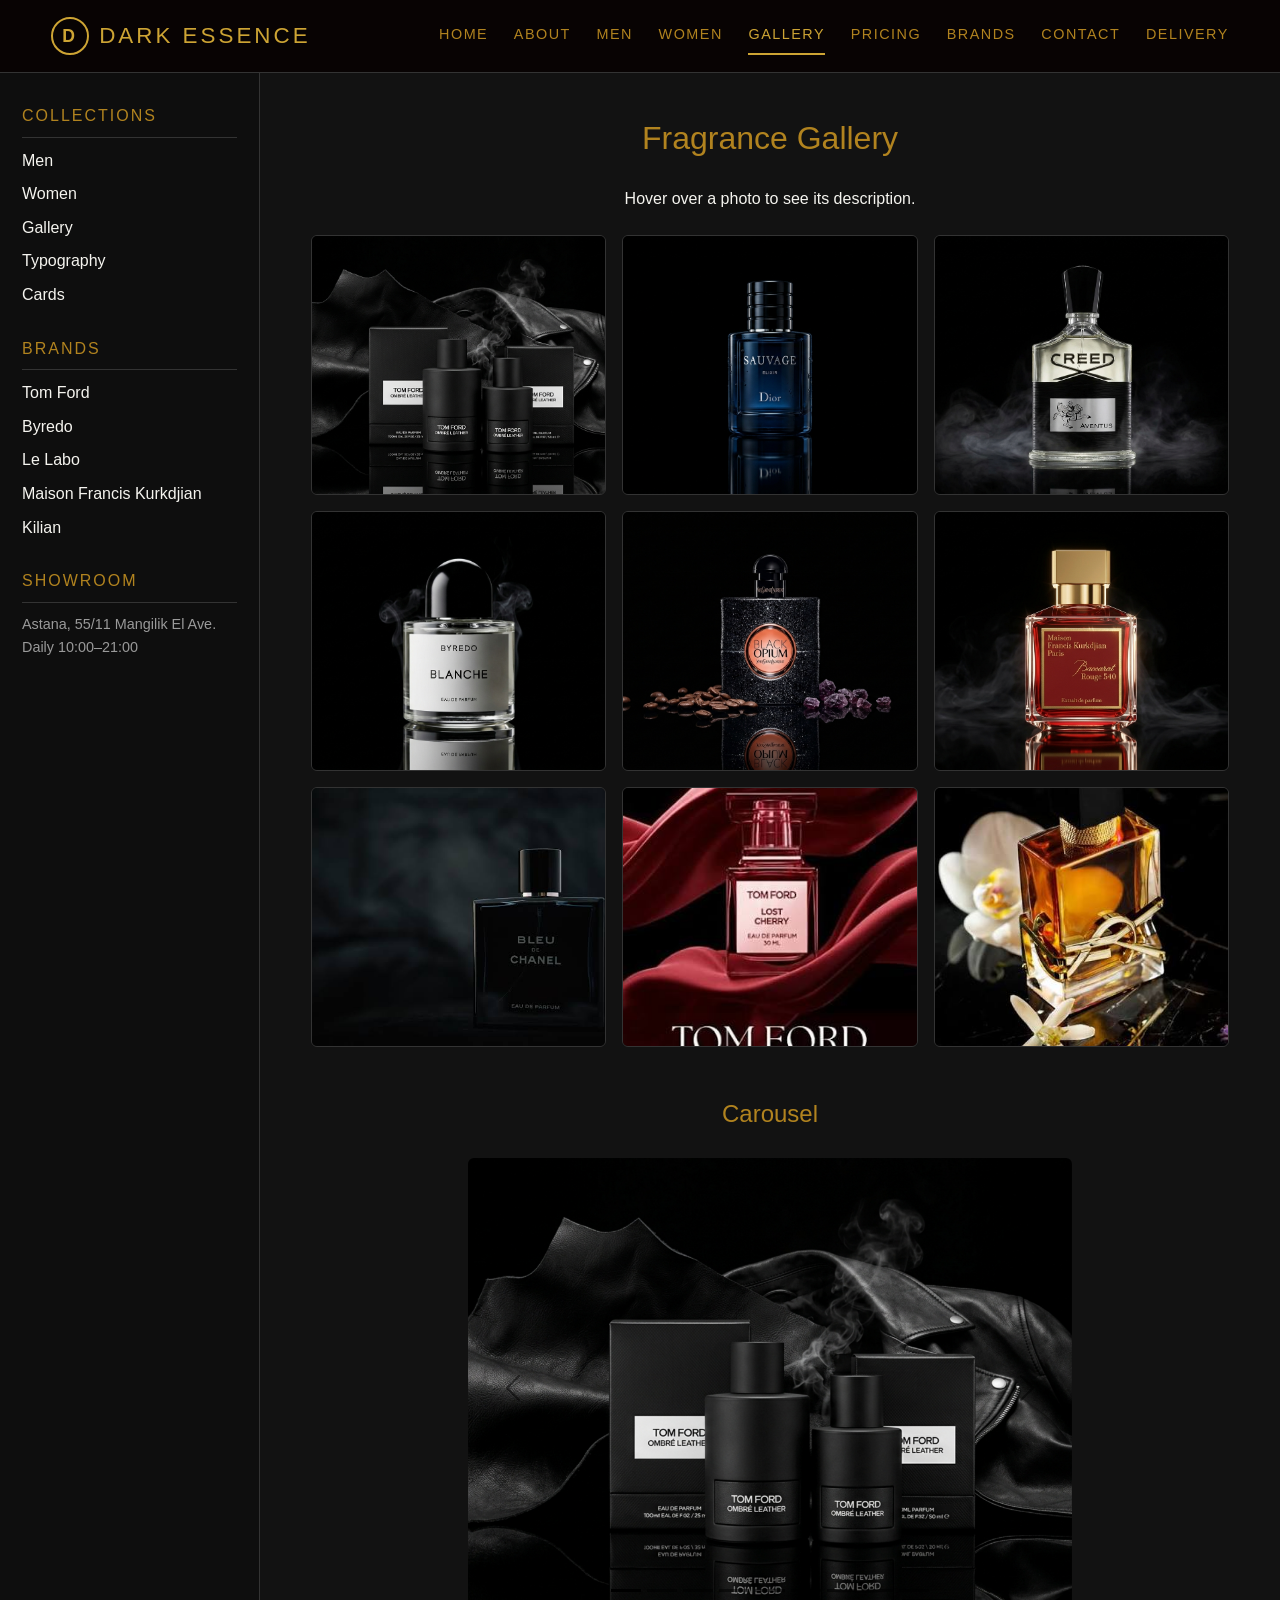
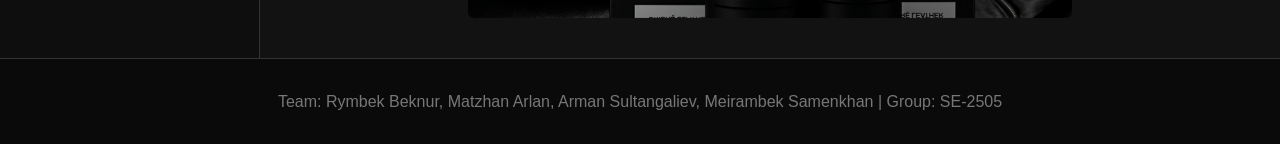
<file: gallery.html>
<!DOCTYPE html>
<html lang="en" data-bs-theme="dark">
<head>
    <meta charset="UTF-8">
    <meta name="viewport" content="width=device-width, initial-scale=1.0">
    <title>Gallery | Dark Essence</title>
    <link href="https://cdn.jsdelivr.net/npm/bootstrap@5.3.3/dist/css/bootstrap.min.css" rel="stylesheet">
    <link rel="stylesheet" href="css/style.css">
</head>
<body>
<div class="page">

    <header id="main-header">
        <div class="header-inner">
            <a href="index.html" class="logo"><span class="logo-mark">D</span>Dark Essence</a>
            <nav class="navbar navbar-expand-lg p-0" aria-label="Main menu">
                <button class="navbar-toggler mx-auto ms-md-auto me-md-0" type="button" data-bs-toggle="collapse" data-bs-target="#mainNav" aria-controls="mainNav" aria-expanded="false" aria-label="Toggle navigation">
                    <span class="navbar-toggler-icon"></span>
                </button>
                <div class="collapse navbar-collapse" id="mainNav">
                <ul class="navbar-nav text-center">
                    <li class="nav-item"><a class="nav-link" href="index.html">Home</a></li>
                    <li class="nav-item"><a class="nav-link" href="about.html">About</a></li>
                    <li class="nav-item"><a class="nav-link" href="catalog-men.html">Men</a></li>
                    <li class="nav-item"><a class="nav-link" href="catalog-women.html">Women</a></li>
                    <li class="nav-item"><a class="nav-link active" href="gallery.html" aria-current="page">Gallery</a></li>
                    <li class="nav-item"><a class="nav-link" href="pricing.html">Pricing</a></li>
                    <li class="nav-item"><a class="nav-link" href="brands.html">Brands</a></li>
                    <li class="nav-item"><a class="nav-link" href="contact.html">Contact</a></li>
                    <li class="nav-item"><a class="nav-link" href="delivery.html">Delivery</a></li>
                </ul>
                </div>
            </nav>
        </div>
    </header>

    <aside class="sidebar" aria-label="Sidebar">
        <section>
            <h3>Collections</h3>
            <ul>
                <li><a href="catalog-men.html">Men</a></li>
                <li><a href="catalog-women.html">Women</a></li>
                <li><a href="gallery.html">Gallery</a></li>
                <li><a href="typography.html">Typography</a></li>
                <li><a href="cards.html">Cards</a></li>
            </ul>
        </section>
        <section>
            <h3>Brands</h3>
            <ul>
                <li>Tom Ford</li>
                <li>Byredo</li>
                <li>Le Labo</li>
                <li>Maison Francis Kurkdjian</li>
                <li>Kilian</li>
            </ul>
        </section>
        <section>
            <h3>Showroom</h3>
            <p>Astana, 55/11 Mangilik El Ave.<br>Daily 10:00–21:00</p>
        </section>
    </aside>

    <main class="container">
        <h1 class="text-center">Fragrance Gallery</h1>
        <p class="text-center mb-4">Hover over a photo to see its description.</p>
        <div class="gallery">
            <figure tabindex="0">
                <img src="images/tomford.jfif" alt="Tom Ford — Ombre Leather">
                <figcaption><strong>Tom Ford — Ombre Leather</strong><span>Leather, saffron, amber</span></figcaption>
            </figure>
            <figure tabindex="0">
                <img src="images/dior.jfif" alt="Dior — Sauvage Elixir">
                <figcaption><strong>Dior — Sauvage Elixir</strong><span>Lavender, cinnamon, sandalwood</span></figcaption>
            </figure>
            <figure tabindex="0">
                <img src="images/Сreed.jfif" alt="Creed — Aventus">
                <figcaption><strong>Creed — Aventus</strong><span>Pineapple, birch, musk</span></figcaption>
            </figure>
            <figure tabindex="0">
                <img src="images/blanche.jfif" alt="Byredo — Blanche">
                <figcaption><strong>Byredo — Blanche</strong><span>White rose, peony, sandalwood</span></figcaption>
            </figure>
            <figure tabindex="0">
                <img src="images/blackopium.jfif" alt="YSL — Black Opium">
                <figcaption><strong>YSL — Black Opium</strong><span>Coffee, vanilla, patchouli</span></figcaption>
            </figure>
            <figure tabindex="0">
                <img src="images/Baccarat.jfif" alt="MFK — Baccarat Rouge 540">
                <figcaption><strong>MFK — Baccarat Rouge 540</strong><span>Saffron, amber, cedar</span></figcaption>
            </figure>
            <figure tabindex="0">
                <img src="images/Chanel.jfif" alt="Bleu de Chanel — Eau de Parfum">
                <figcaption><strong>Bleu de Chanel — Eau de Parfum</strong><span>Grapefruit, incense, cedar</span></figcaption>
            </figure>

            <figure tabindex="0">
                <img src="images/tomfordnew.jfif" alt="Tom Ford — Lost Cherry">
                <figcaption><strong>Tom Ford — Lost Cherry</strong><span>Black cherry, bitter almond, liquor</span></figcaption>
            </figure>

            <figure tabindex="0">
                <img src="images/Libre.jfif" alt="Yves Saint Laurent — Libre">
                <figcaption><strong>Yves Saint Laurent — Libre</strong><span>Lavender, orange blossom, vanilla</span></figcaption>
            </figure>
        </div>

        <h2 class="section-title mt-5">Carousel</h2>
        <div class="row justify-content-center">
            <div class="col-12 col-lg-8">
                <div id="galleryCarousel" class="carousel slide" data-bs-ride="carousel" aria-label="Fragrance carousel">
                    <div class="carousel-indicators">
                        <button type="button" data-bs-target="#galleryCarousel" data-bs-slide-to="0" class="active" aria-current="true" aria-label="Slide 1"></button>
                        <button type="button" data-bs-target="#galleryCarousel" data-bs-slide-to="1" aria-label="Slide 2"></button>
                        <button type="button" data-bs-target="#galleryCarousel" data-bs-slide-to="2" aria-label="Slide 3"></button>
                        <button type="button" data-bs-target="#galleryCarousel" data-bs-slide-to="3" aria-label="Slide 4"></button>
                        <button type="button" data-bs-target="#galleryCarousel" data-bs-slide-to="4" aria-label="Slide 5"></button>
                        <button type="button" data-bs-target="#galleryCarousel" data-bs-slide-to="5" aria-label="Slide 6"></button>
                        <button type="button" data-bs-target="#galleryCarousel" data-bs-slide-to="6" aria-label="Slide 7"></button>
                        <button type="button" data-bs-target="#galleryCarousel" data-bs-slide-to="7" aria-label="Slide 8"></button>
                        <button type="button" data-bs-target="#galleryCarousel" data-bs-slide-to="8" aria-label="Slide 9"></button>
                    </div>
                    <div class="carousel-inner rounded">
                        <div class="carousel-item active">
                            <img src="images/tomford.jfif" class="d-block w-100 carousel-img" alt="Tom Ford — Ombre Leather">
                        </div>
                        <div class="carousel-item">
                            <img src="images/dior.jfif" class="d-block w-100 carousel-img" alt="Dior — Sauvage Elixir">
                        </div>
                        <div class="carousel-item">
                            <img src="images/Сreed.jfif" class="d-block w-100 carousel-img" alt="Creed — Aventus">
                        </div>
                        <div class="carousel-item">
                            <img src="images/blanche.jfif" class="d-block w-100 carousel-img" alt="Byredo — Blanche">
                        </div>
                        <div class="carousel-item">
                            <img src="images/blackopium.jfif" class="d-block w-100 carousel-img" alt="YSL — Black Opium">
                        </div>
                        <div class="carousel-item">
                            <img src="images/Baccarat.jfif" class="d-block w-100 carousel-img" alt="MFK — Baccarat Rouge 540">
                        </div>
                        <div class="carousel-item">
                            <img src="images/Chanel.jfif" class="d-block w-100 carousel-img" alt="Bleu de Chanel — Eau de Parfum">
                        </div>
                        <div class="carousel-item">
                            <img src="images/Libre.jfif" class="d-block w-100 carousel-img" alt="Yves Saint Laurent — Libre">
                        </div>
                        <div class="carousel-item">
                            <img src="images/tomfordnew.jfif" class="d-block w-100 carousel-img" alt="Tom Ford — Lost Cherry">
                        </div>
                    </div>
                    <button class="carousel-control-prev" type="button" data-bs-target="#galleryCarousel" data-bs-slide="prev">
                        <span class="carousel-control-prev-icon" aria-hidden="true"></span>
                        <span class="visually-hidden">Previous</span>
                    </button>
                    <button class="carousel-control-next" type="button" data-bs-target="#galleryCarousel" data-bs-slide="next">
                        <span class="carousel-control-next-icon" aria-hidden="true"></span>
                        <span class="visually-hidden">Next</span>
                    </button>
                </div>
            </div>
        </div>
    </main>


    <footer class="site-footer">
        <p>Team: Rymbek Beknur, Matzhan Arlan, Arman Sultangaliev, Meirambek Samenkhan | Group: SE-2505</p>
    </footer>

</div>
<script src="https://cdn.jsdelivr.net/npm/bootstrap@5.3.3/dist/js/bootstrap.bundle.min.js"></script>
<script src="js/script.js"></script>
</body>
</html>
</file>
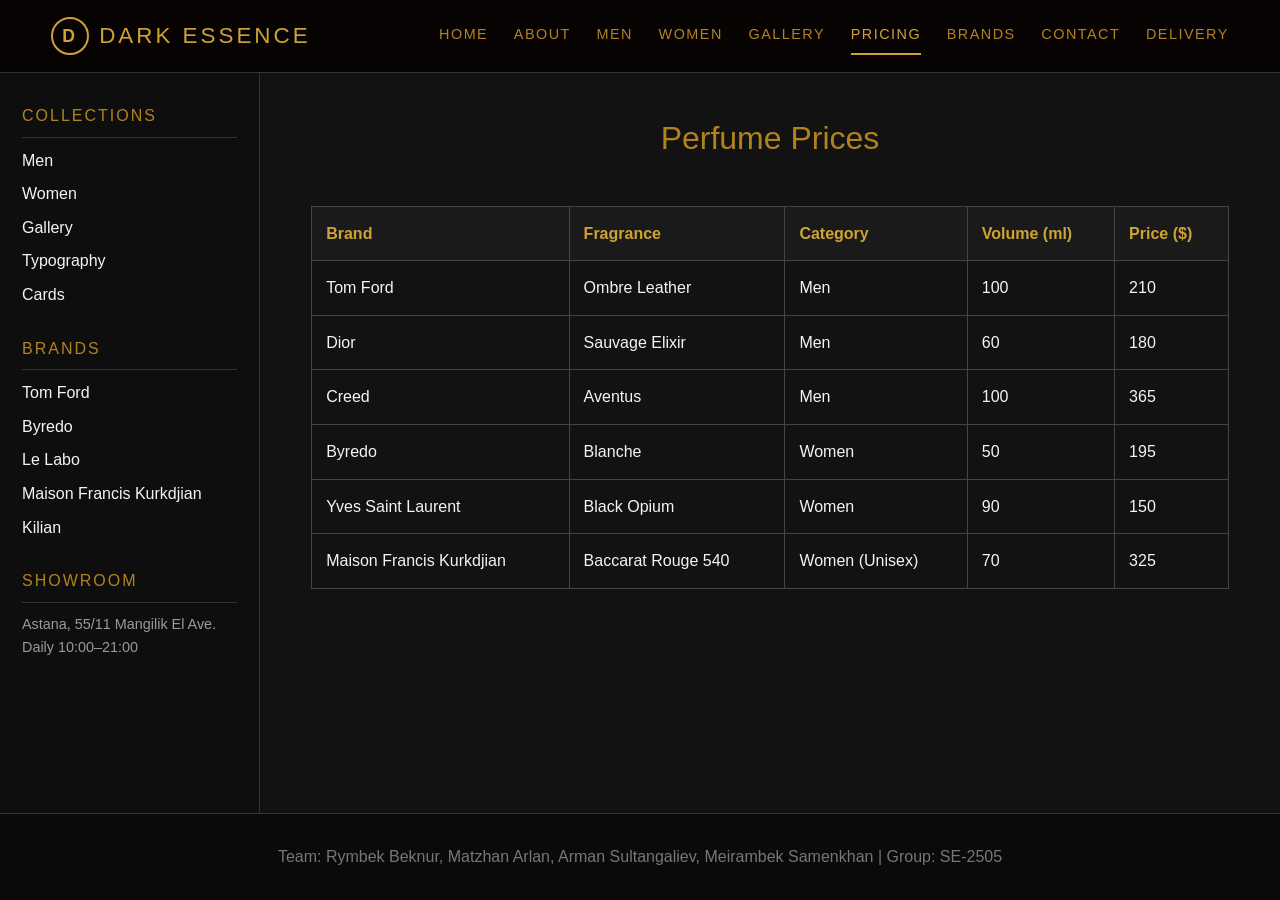
<file: pricing.html>
<!DOCTYPE html>
<html lang="en" data-bs-theme="dark">
<head>
    <meta charset="UTF-8">
    <meta name="viewport" content="width=device-width, initial-scale=1.0">
    <title>Price List | Dark Essence</title>
    <link href="https://cdn.jsdelivr.net/npm/bootstrap@5.3.3/dist/css/bootstrap.min.css" rel="stylesheet">
    <link rel="stylesheet" href="css/style.css">
</head>
<body>
<div class="page">

    <header id="main-header">
        <div class="header-inner">
            <a href="index.html" class="logo"><span class="logo-mark">D</span>Dark Essence</a>
            <nav class="navbar navbar-expand-lg p-0" aria-label="Main menu">
                <button class="navbar-toggler mx-auto ms-md-auto me-md-0" type="button" data-bs-toggle="collapse" data-bs-target="#mainNav" aria-controls="mainNav" aria-expanded="false" aria-label="Toggle navigation">
                    <span class="navbar-toggler-icon"></span>
                </button>
                <div class="collapse navbar-collapse" id="mainNav">
                <ul class="navbar-nav text-center">
                    <li class="nav-item"><a class="nav-link" href="index.html">Home</a></li>
                    <li class="nav-item"><a class="nav-link" href="about.html">About</a></li>
                    <li class="nav-item"><a class="nav-link" href="catalog-men.html">Men</a></li>
                    <li class="nav-item"><a class="nav-link" href="catalog-women.html">Women</a></li>
                    <li class="nav-item"><a class="nav-link" href="gallery.html">Gallery</a></li>
                    <li class="nav-item"><a class="nav-link active" href="pricing.html" aria-current="page">Pricing</a></li>
                    <li class="nav-item"><a class="nav-link" href="brands.html">Brands</a></li>
                    <li class="nav-item"><a class="nav-link" href="contact.html">Contact</a></li>
                    <li class="nav-item"><a class="nav-link" href="delivery.html">Delivery</a></li>
                </ul>
                </div>
            </nav>
        </div>
    </header>

    <aside class="sidebar" aria-label="Sidebar">
        <section>
            <h3>Collections</h3>
            <ul>
                <li><a href="catalog-men.html">Men</a></li>
                <li><a href="catalog-women.html">Women</a></li>
                <li><a href="gallery.html">Gallery</a></li>
                <li><a href="typography.html">Typography</a></li>
                <li><a href="cards.html">Cards</a></li>
            </ul>
        </section>
        <section>
            <h3>Brands</h3>
            <ul>
                <li>Tom Ford</li>
                <li>Byredo</li>
                <li>Le Labo</li>
                <li>Maison Francis Kurkdjian</li>
                <li>Kilian</li>
            </ul>
        </section>
        <section>
            <h3>Showroom</h3>
            <p>Astana, 55/11 Mangilik El Ave.<br>Daily 10:00–21:00</p>
        </section>
    </aside>

    <main class="container">
        <h1 class="text-center">Perfume Prices</h1>
        
        <div class="table-wrap table-responsive">
            <table>
                <tr><th>Brand</th><th>Fragrance</th><th>Category</th><th>Volume (ml)</th><th>Price ($)</th></tr>
                    <tr><td>Tom Ford</td><td>Ombre Leather</td><td>Men</td><td>100</td><td>210</td></tr>
                    <tr><td>Dior</td><td>Sauvage Elixir</td><td>Men</td><td>60</td><td>180</td></tr>
                    <tr><td>Creed</td><td>Aventus</td><td>Men</td><td>100</td><td>365</td></tr>
                    <tr><td>Byredo</td><td>Blanche</td><td>Women</td><td>50</td><td>195</td></tr>
                    <tr><td>Yves Saint Laurent</td><td>Black Opium</td><td>Women</td><td>90</td><td>150</td></tr>
                    <tr><td>Maison Francis Kurkdjian</td><td>Baccarat Rouge 540</td><td>Women (Unisex)</td><td>70</td><td>325</td></tr>
            </table>
        </div>
    </main>

    <footer class="site-footer">
        <p>Team: Rymbek Beknur, Matzhan Arlan, Arman Sultangaliev, Meirambek Samenkhan | Group: SE-2505</p>
    </footer>

</div>
<script src="https://cdn.jsdelivr.net/npm/bootstrap@5.3.3/dist/js/bootstrap.bundle.min.js"></script>
<script src="js/script.js"></script>
</body>
</html>
</file>
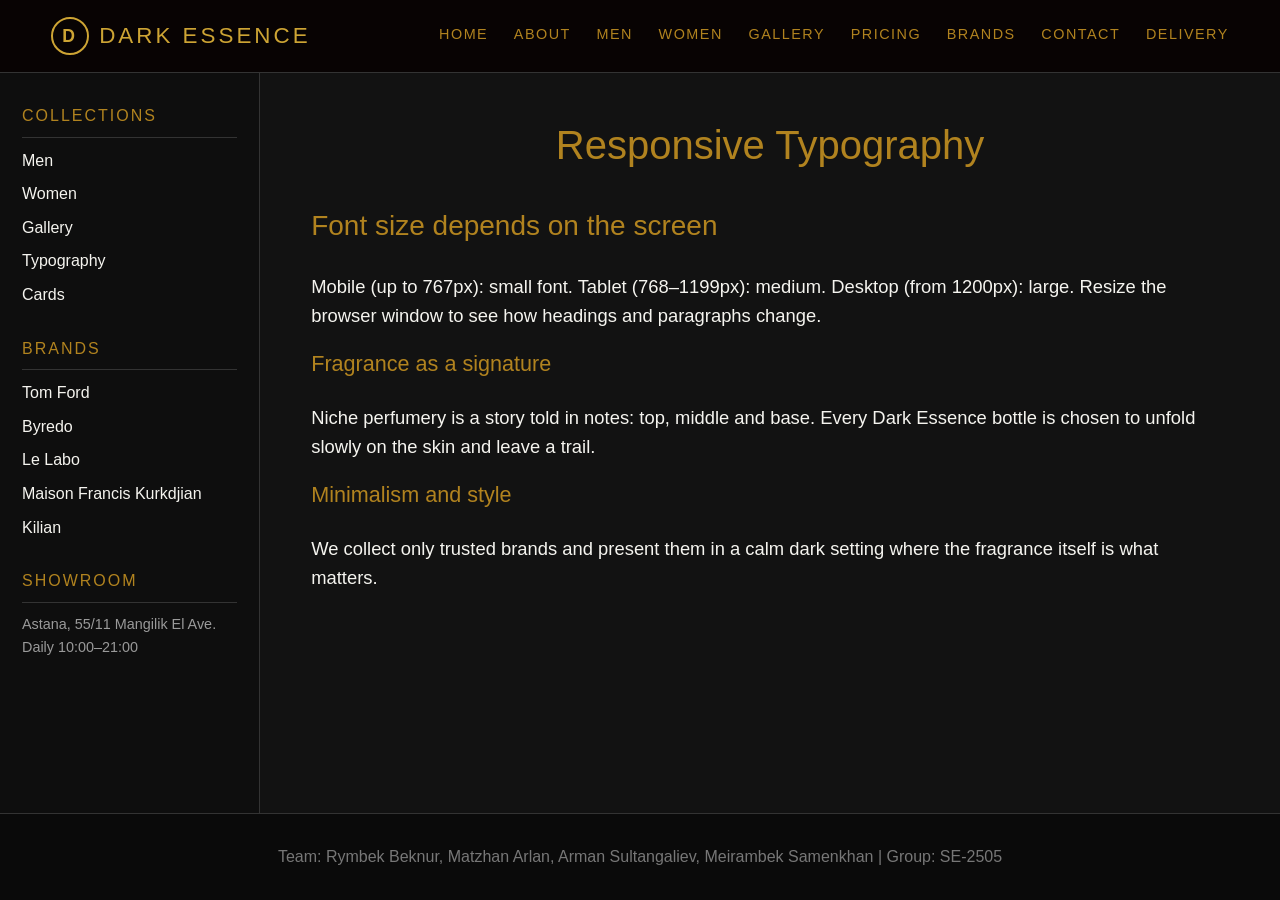
<file: typography.html>
<!DOCTYPE html>
<html lang="en" data-bs-theme="dark">
<head>
    <meta charset="UTF-8">
    <meta name="viewport" content="width=device-width, initial-scale=1.0">
    <title>Typography | Dark Essence</title>
    <link href="https://cdn.jsdelivr.net/npm/bootstrap@5.3.3/dist/css/bootstrap.min.css" rel="stylesheet">
    <link rel="stylesheet" href="css/style.css">
</head>
<body>
<div class="page">

    <header id="main-header">
        <div class="header-inner">
            <a href="index.html" class="logo"><span class="logo-mark">D</span>Dark Essence</a>
            <nav class="navbar navbar-expand-lg p-0" aria-label="Main menu">
                <button class="navbar-toggler mx-auto ms-md-auto me-md-0" type="button" data-bs-toggle="collapse" data-bs-target="#mainNav" aria-controls="mainNav" aria-expanded="false" aria-label="Toggle navigation">
                    <span class="navbar-toggler-icon"></span>
                </button>
                <div class="collapse navbar-collapse" id="mainNav">
                <ul class="navbar-nav text-center">
                    <li class="nav-item"><a class="nav-link" href="index.html">Home</a></li>
                    <li class="nav-item"><a class="nav-link" href="about.html">About</a></li>
                    <li class="nav-item"><a class="nav-link" href="catalog-men.html">Men</a></li>
                    <li class="nav-item"><a class="nav-link" href="catalog-women.html">Women</a></li>
                    <li class="nav-item"><a class="nav-link" href="gallery.html">Gallery</a></li>
                    <li class="nav-item"><a class="nav-link" href="pricing.html">Pricing</a></li>
                    <li class="nav-item"><a class="nav-link" href="brands.html">Brands</a></li>
                    <li class="nav-item"><a class="nav-link" href="contact.html">Contact</a></li>
                    <li class="nav-item"><a class="nav-link" href="delivery.html">Delivery</a></li>
                </ul>
                </div>
            </nav>
        </div>
    </header>

    <aside class="sidebar" aria-label="Sidebar">
        <section>
            <h3>Collections</h3>
            <ul>
                <li><a href="catalog-men.html">Men</a></li>
                <li><a href="catalog-women.html">Women</a></li>
                <li><a href="gallery.html">Gallery</a></li>
                <li><a href="typography.html">Typography</a></li>
                <li><a href="cards.html">Cards</a></li>
            </ul>
        </section>
        <section>
            <h3>Brands</h3>
            <ul>
                <li>Tom Ford</li>
                <li>Byredo</li>
                <li>Le Labo</li>
                <li>Maison Francis Kurkdjian</li>
                <li>Kilian</li>
            </ul>
        </section>
        <section>
            <h3>Showroom</h3>
            <p>Astana, 55/11 Mangilik El Ave.<br>Daily 10:00–21:00</p>
        </section>
    </aside>

    <main class="container">
        <div class="typo-demo">
            <h1 class="text-center">Responsive Typography</h1>
            <h2>Font size depends on the screen</h2>
            <p>Mobile (up to 767px): small font. Tablet (768–1199px): medium. Desktop (from 1200px): large. Resize the browser window to see how headings and paragraphs change.</p>
            <h3>Fragrance as a signature</h3>
            <p>Niche perfumery is a story told in notes: top, middle and base. Every Dark Essence bottle is chosen to unfold slowly on the skin and leave a trail.</p>
            <h3>Minimalism and style</h3>
            <p>We collect only trusted brands and present them in a calm dark setting where the fragrance itself is what matters.</p>
        </div>
    </main>


    <footer class="site-footer">
        <p>Team: Rymbek Beknur, Matzhan Arlan, Arman Sultangaliev, Meirambek Samenkhan | Group: SE-2505</p>
    </footer>

</div>
<script src="https://cdn.jsdelivr.net/npm/bootstrap@5.3.3/dist/js/bootstrap.bundle.min.js"></script>
<script src="js/script.js"></script>
</body>
</html>
</file>
<file: css/style.css>
:root {
    --bg: #121212;
    --surface: #1a1a1a;
    --surface-2: #2a2a2a;
    --text: #f5f4ef;
    --muted: #9a9a9a;
    --gold: #cda434;
    --gold-dark: #a88627;
    --gold-text: #b1831f;
    --line: #333;
    --gap: 24px;
}

* { box-sizing: border-box; }

html { scroll-behavior: smooth; }

body {
    background-color: var(--bg);
    color: var(--text);
    font-family: 'Helvetica Neue', Arial, sans-serif;
    margin: 0;
    line-height: 1.6;
}

h1, h2, h3 { color: var(--gold-text); font-weight: 300; margin-top: 0; line-height: 1.6; }
h1 { font-size: 2em; margin-bottom: .67em; }
h2 { font-size: 1.5em; margin-bottom: .83em; }
h3 { font-size: 1.17em; margin-bottom: 1em; }

img { max-width: 100%; height: auto; display: block; }
a { color: var(--gold); }
a:hover { color: var(--gold); }
ul, ol { padding-left: 40px; }
.text-center { text-align: center; }

.page {
    display: grid;
    grid-template-columns: 260px 1fr;
    grid-template-rows: auto 1fr auto;
    grid-template-areas:
        "header  header"
        "sidebar main"
        "footer  footer";
    min-height: 100vh;
    gap: 0;
}

#main-header { grid-area: header; }
.sidebar     { grid-area: sidebar; }
main.container { grid-area: main; }
.site-footer { grid-area: footer; }

#main-header {
    background-color: #080303;
    border-bottom: 1px solid var(--line);
    padding: 0 4vw;
    position: sticky;
    top: 0;
    z-index: 10;
}

.header-inner {
    display: flex;
    justify-content: space-between;
    align-items: center; 
    gap: 20px;
    min-height: 72px;
    max-width: 1400px;
    margin: 0 auto;
}

.logo {
    display: flex;
    align-items: center;
    gap: 10px;
    color: var(--gold);
    text-decoration: none;
    font-size: 1.4rem;
    font-weight: 300;
    letter-spacing: 3px;
    text-transform: uppercase;
    white-space: nowrap;
}
.logo-mark {
    display: flex;
    align-items: center;
    justify-content: center;
    width: 38px;
    height: 38px;
    border: 2px solid var(--gold);
    border-radius: 50%;
    font-size: 1.1rem;
    font-weight: 700;
}

#main-header nav ul {
    list-style: none;
    margin: 0;
    padding: 0;
    display: flex;
    flex-wrap: wrap;
    justify-content: flex-end;
    align-items: center;
    gap: 2vw;
}

#main-header nav a {
    color: var(--gold-text);
    text-decoration: none;
    text-transform: uppercase;
    font-size: 0.9rem;
    letter-spacing: 1.5px;
    padding: 6px 0;
    border-bottom: 2px solid transparent;
    transition: color 0.3s ease, border-color 0.3s ease;
}
#main-header nav a:hover { color: #2abce0; }
#main-header nav a.active { color: var(--gold); border-bottom-color: var(--gold); }

.sidebar {
    background-color: #0e0e0e;
    border-right: 1px solid var(--line);
    padding: 30px 22px;
    display: flex;
    flex-direction: column;
    gap: 28px;
}
.sidebar h3 {
    font-size: 1rem;
    text-transform: uppercase;
    letter-spacing: 2px;
    margin-bottom: 10px;
    padding-bottom: 8px;
    border-bottom: 1px solid var(--line);
}
.sidebar ul { list-style: none; margin: 0; padding: 0; display: flex; flex-direction: column; gap: 8px; }
.sidebar a { color: var(--text); text-decoration: none; transition: color .3s; }
.sidebar a:hover { color: var(--gold); }
.sidebar p { margin: 0; color: var(--muted); font-size: 0.9rem; }

.container {
    width: 100%;
    max-width: 1200px;
    padding: 40px 4vw;
    margin: 0 auto;
    min-width: 0; 
}

.site-footer {
    background-color: #0a0a0a;
    text-align: center;
    padding: 30px 4vw;
    border-top: 1px solid var(--line);
    color: #777;
    font-size: 1rem;
}
.site-footer p { margin: 0; }

.card-row {
    display: flex;
    flex-wrap: wrap;
    gap: var(--gap);
    align-items: stretch;           
    margin-bottom: 40px;
}

.card-row-mq {
    display: flex;
    flex-wrap: wrap;
    gap: var(--gap);
    justify-content: flex-start;
    margin-bottom: 40px;
}

.card-row-mq .product-card {
    flex: 0 0 calc((100% - 2 * var(--gap)) / 3);
    box-sizing: border-box;
}

.product-card {
    flex: 1 1 260px;             
    display: flex;
    flex-direction: column;
    background-color: var(--surface);
    border: 1px solid var(--line);
    border-radius: 6px;
    overflow: hidden;
    transition: transform 0.3s ease, box-shadow 0.3s ease, border-color 0.3s ease;
}
.product-card:hover {
    transform: translateY(-8px);
    border-color: var(--gold);
    box-shadow: 0 14px 30px rgba(205, 164, 52, 0.18);
}
.product-card img {
    width: 100%;
    height: 240px;
    object-fit: cover;
    object-position: center;
}
.card-body {
    flex: 1;                        
    display: flex;
    flex-direction: column;
    padding: 20px;
}
.card-body h2, .card-body h3 { margin-bottom: 8px; }
.card-body h2 { font-size: 1.3rem; }
.card-body p { color: #cfcfc8; margin: 0 0 12px; }
.card-body ul { margin: 0 0 16px; padding-left: 18px; color: #cfcfc8; font-size: 0.92rem; }
.card-body .btn { margin-top: auto; }

.btn, .btn-submit {
    display: inline-block;
    background-color: var(--gold);
    color: #000;
    padding: 12px 24px;
    border: none;
    border-radius: 3px;
    cursor: pointer;
    font-weight: bold;
    text-transform: uppercase;
    text-decoration: none;
    text-align: center;
    letter-spacing: 1px;
    transition: background-color 0.3s;
    --bs-btn-hover-color: #000;
    --bs-btn-active-color: #000;
    --bs-btn-hover-bg: var(--gold-dark);
    --bs-btn-active-bg: var(--gold-dark);
    --bs-btn-active-border-color: transparent;
    --bs-btn-focus-shadow-rgb: 205, 164, 52;
}
.btn:hover, 
.btn-submit:hover { 
    background-color: var(--gold-dark); 
}
.btn-submit { 
    width: 100%; 
}

.btn-outline-warning {
    --bs-btn-hover-bg: var(--gold);
    --bs-btn-active-bg: var(--gold);
    --bs-btn-hover-border-color: var(--gold);
    --bs-btn-active-border-color: var(--gold);
    background-color: transparent;
    color: var(--gold);
    border: 2px solid var(--gold);
}
.btn-outline-warning:hover { background-color: var(--gold); }

.btn-secondary {
    --bs-btn-hover-color: #fff;
    --bs-btn-active-color: #fff;
    --bs-btn-hover-bg: #3a3a3a;
    --bs-btn-active-bg: #3a3a3a;
    --bs-btn-hover-border-color: #666;
    --bs-btn-active-border-color: #666;
    background-color: var(--surface-2);
    color: var(--text);
    border: 1px solid #555;
}
.btn-secondary:hover { background-color: #3a3a3a; }
.btn-sm { padding: 6px 14px;  font-size: .85rem; }
.btn-lg { padding: 16px 32px; font-size: 1.1rem; }

.card {
    background-color: var(--surface);
    border: 1px solid var(--line);
    padding: 24px;
    margin-bottom: 30px;
    border-radius: 6px;
}

.team-row {
    display: flex;
    flex-wrap: wrap;
    gap: var(--gap);
    margin-bottom: 30px;
}

.team-row .card {
    flex: 1 1 220px;
    margin-bottom: 0;
    display: flex;
    flex-direction: column;
    align-items: center;
    text-align: center;
    transition: transform .3s, box-shadow .3s;
}

.team-row .card:hover { 
    transform: translateY(-6px); 
    box-shadow: 0 12px 26px rgba(0,0,0,.5); 
}

.profile-img {
    width: 150px;
    height: 150px;
    border-radius: 50%;
    object-fit: cover;
    border: 3px solid var(--gold);
    margin: 0 auto 15px;
}

.hero {
    display: flex;
    flex-direction: column;
    align-items: center;
    text-align: center;
    gap: 10px;
    margin-bottom: 40px;
}
.hero img { 
    width: 100%; 
    max-height: 420px; 
    object-fit: cover; 
    border-radius: 6px; 
}

.section-title { 
    text-align: center; 
    margin: 10px 0 24px;
}

.brand-list { 
    display: flex;
    flex-wrap: wrap; 
    gap: var(--gap); 
    padding: 0; 
    margin: 0 0 30px; 
    list-style: none; 
    counter-reset: b;
}

.brand-list li {
    flex: 1 1 180px;
    counter-increment: b;
    background: var(--surface);
    border: 1px solid var(--line);
    border-radius: 6px;
    padding: 22px;
    text-align: center;
    font-size: 1.1rem;
    transition: transform .3s, border-color .3s;
}
.brand-list li::before { content: counter(b); display: block; color: var(--gold); font-size: 1.8rem; margin-bottom: 4px; }
.brand-list li:hover { transform: translateY(-5px); border-color: var(--gold); }

.table-wrap { overflow-x: auto; }
table { width: 100%; border-collapse: collapse; margin: 20px 0; }
table th, table td { border: 1px solid #444; padding: 14px; text-align: left; }
table th { background-color: var(--surface); color: var(--gold); }
table tr:hover td { background: #1f1f1f; }

.contact-form { max-width: 600px; margin: 0 auto; }
.form-group { margin-bottom: 20px; }
.form-group label { display: block; margin-bottom: 6px; }
.form-group .radio-row { display: flex; flex-wrap: wrap; gap: 8px 20px; }
.form-group .radio-row label { display: flex; align-items: center; gap: 6px; margin: 0; }
.contact-form input[type="text"],
.contact-form input[type="email"],
.contact-form select,
.contact-form textarea {
    width: 100%;
    padding: 12px;
    background-color: var(--surface-2);
    border: 1px solid #555;
    color: #fff;
    font: inherit;
}
.contact-form input:focus,
.contact-form textarea:focus,
.contact-form select:focus { border-color: var(--gold); outline: none; }

.contact-list { display: flex; flex-wrap: wrap; gap: var(--gap); justify-content: center; margin: 20px 0; }
.contact-list div { flex: 1 1 200px; background: var(--surface-2); border-radius: 6px; padding: 16px; text-align: center; }
.contact-list a { text-decoration: none; font-weight: bold; }

.info-row { display: flex; flex-wrap: wrap; gap: var(--gap); margin-bottom: 30px; }
.info-row .card { flex: 1 1 260px; margin-bottom: 0; }

.gallery {
    display: grid;
    grid-template-columns: repeat(3, 1fr);
    grid-auto-rows: 260px;
    gap: 16px;
}
.gallery figure {
    position: relative;
    margin: 0;
    overflow: hidden;
    border-radius: 6px;
    border: 1px solid var(--line);
}
.gallery img {
    width: 100%;
    height: 100%;
    object-fit: cover;
    transition: transform 0.5s ease;
}
.gallery figcaption {
    position: absolute;
    inset: 0;
    display: flex;
    flex-direction: column;
    justify-content: flex-end;
    padding: 18px;
    background: linear-gradient(to top, rgba(0,0,0,.88), rgba(0,0,0,.15) 65%);
    color: var(--text);
    opacity: 0;
    transition: opacity 0.35s ease;
}
.gallery figcaption strong { color: var(--gold); font-size: 1.1rem; font-weight: 400; }
.gallery figcaption span { font-size: 0.85rem; color: #ccc; }
.gallery figure:hover img,
.gallery figure:focus-within img { transform: scale(1.08); }
.gallery figure:hover figcaption,
.gallery figure:focus-within figcaption { opacity: 1; }

.typo-demo h1 { font-size: 1.6rem; }
.typo-demo h2 { font-size: 1.3rem; }
.typo-demo h3 { font-size: 1.1rem; }
.typo-demo p  { font-size: .95rem; }

.carousel-img { height: 260px; object-fit: cover; }

.form-control:focus, .form-select:focus, .form-check-input:focus {
    border-color: var(--gold);
    box-shadow: 0 0 0 .25rem rgba(205, 164, 52, .35);
}
.form-check-input:checked { background-color: var(--gold); border-color: var(--gold); }
.input-group-text { background-color: var(--surface-2); border-color: #555; color: var(--text); }

@media (hover: none) {
    .gallery figcaption { opacity: 1; }
}

@media (min-width: 768px) {                       
    .typo-demo h1 { font-size: 2rem; }
    .typo-demo h2 { font-size: 1.5rem; }
    .typo-demo h3 { font-size: 1.2rem; }
    .typo-demo p  { font-size: 1.05rem; }
    .carousel-img { height: 380px; }
}

@media (min-width: 992px) { 
    .carousel-img { height: 460px; } 
}

@media (min-width: 1200px) {                     
    .typo-demo h1 { font-size: 2.5rem; }
    .typo-demo h2 { font-size: 1.75rem; }
    .typo-demo h3 { font-size: 1.35rem; }
    .typo-demo p  { font-size: 1.15rem; }
}

@media (max-width: 992px) {
    .gallery { grid-template-columns: repeat(2, 1fr); }
    .page {
        grid-template-columns: 200px 1fr;
    }
    .card-row-mq .product-card { flex: 0 0 calc((100% - var(--gap)) / 2); }   
}

@media (max-width: 768px) {
    .page {
        grid-template-columns: 1fr;
        grid-template-areas:
            "header"
            "sidebar"
            "main"
            "footer";
    }
    .sidebar {
        border-right: none;
        border-bottom: 1px solid var(--line);
        flex-direction: row;
        flex-wrap: wrap;
        gap: 20px;
        padding: 20px 4vw;
    }
    .sidebar section { flex: 1 1 180px; }

    .header-inner { flex-direction: column; padding: 12px 0; gap: 10px; }
    #main-header nav ul { justify-content: center; gap: 10px 18px; }
    #main-header nav a { font-size: 0.8rem; }
    #main-header { position: static; }
}

@media (max-width: 576px) {
    .card-row-mq .product-card { flex: 0 0 100%; }                             
}

@media (max-width: 520px) {
    .gallery { grid-template-columns: 1fr; grid-auto-rows: 240px; }
    .product-card img { height: 200px; }
}

@media (prefers-reduced-motion: reduce) {
    * { transition: none !important; scroll-behavior: auto !important; }
}

/* Custom Popup Modal Styles */
.custom-modal {
    position: fixed; top: 0; left: 0; width: 100%; height: 100%;
    background-color: rgba(0, 0, 0, 0.85);
    display: flex; justify-content: center; align-items: center;
    z-index: 1050;
}
.custom-modal-content {
    width: 90%; max-width: 450px;
    position: relative;
    padding: 30px;
}
.close-btn:hover { color: var(--gold) !important; }
.accordion-header-custom:hover { color: var(--gold) !important; }
</file>
